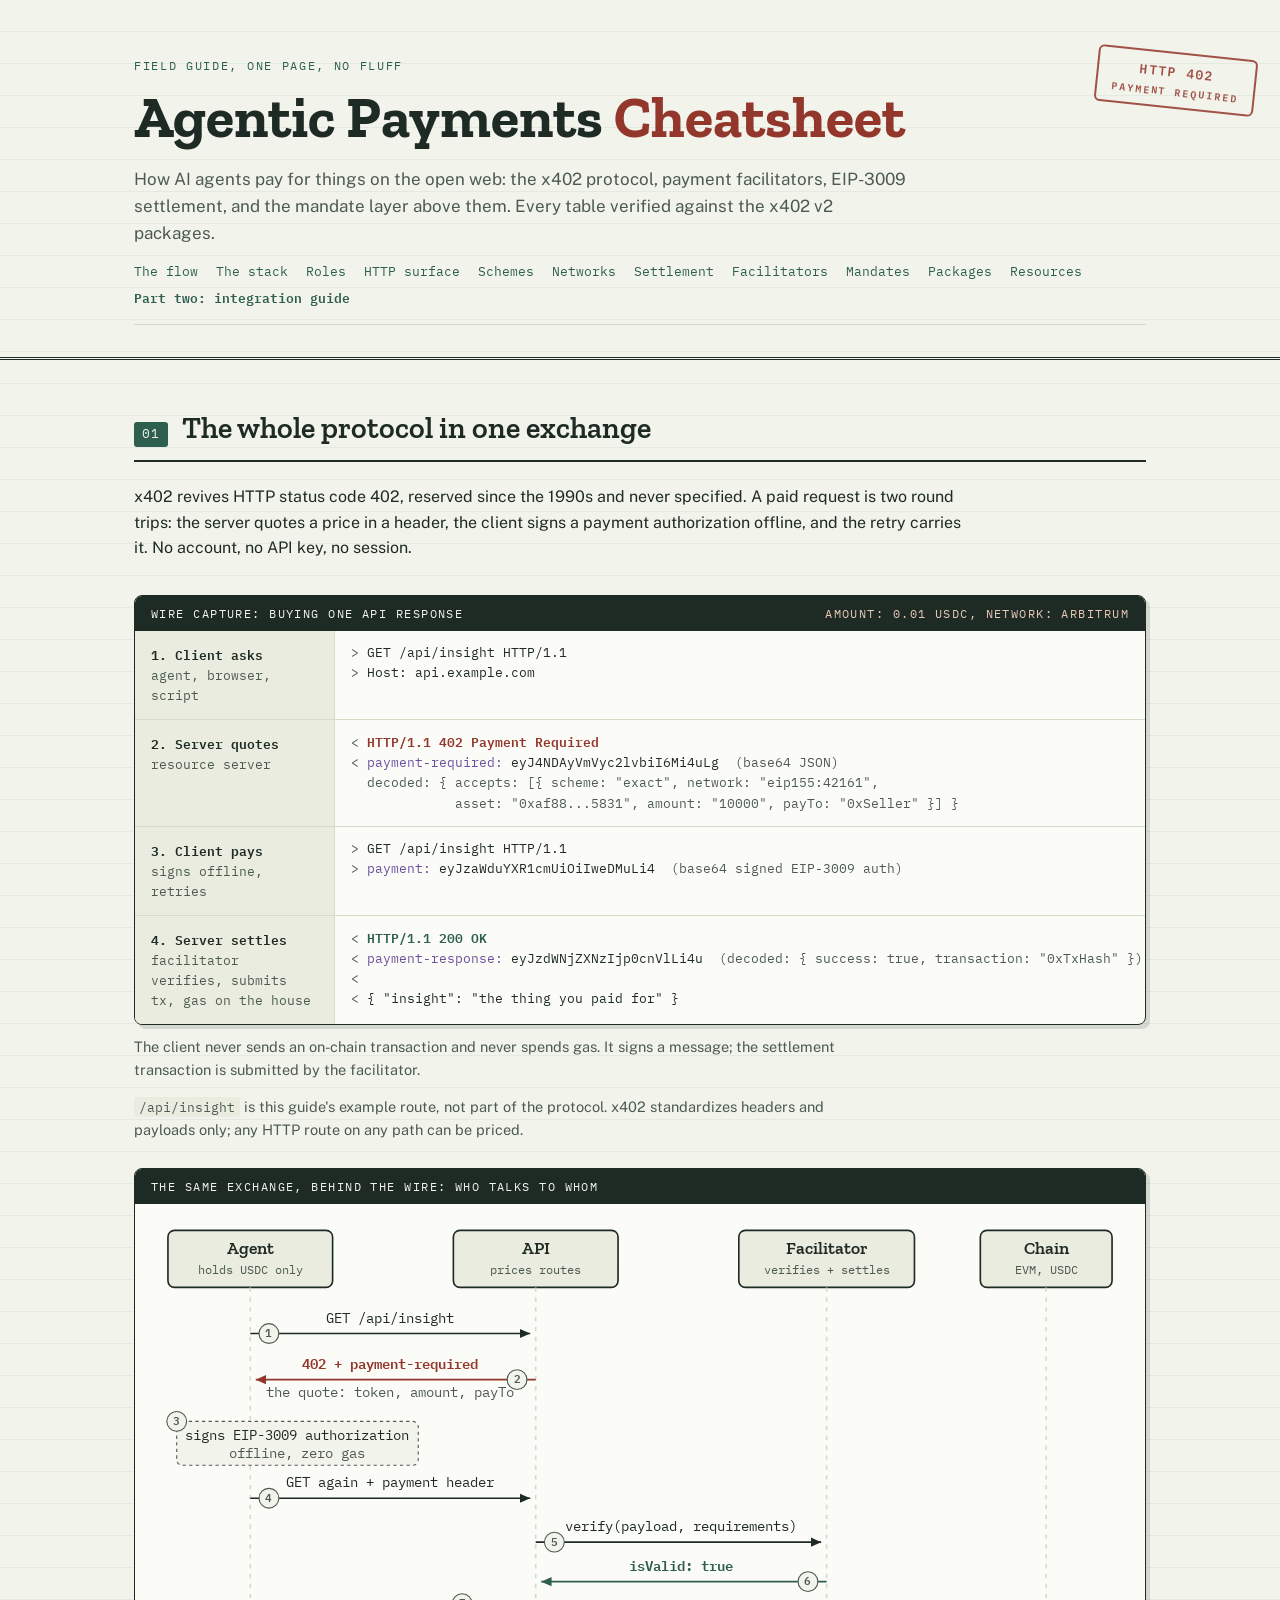
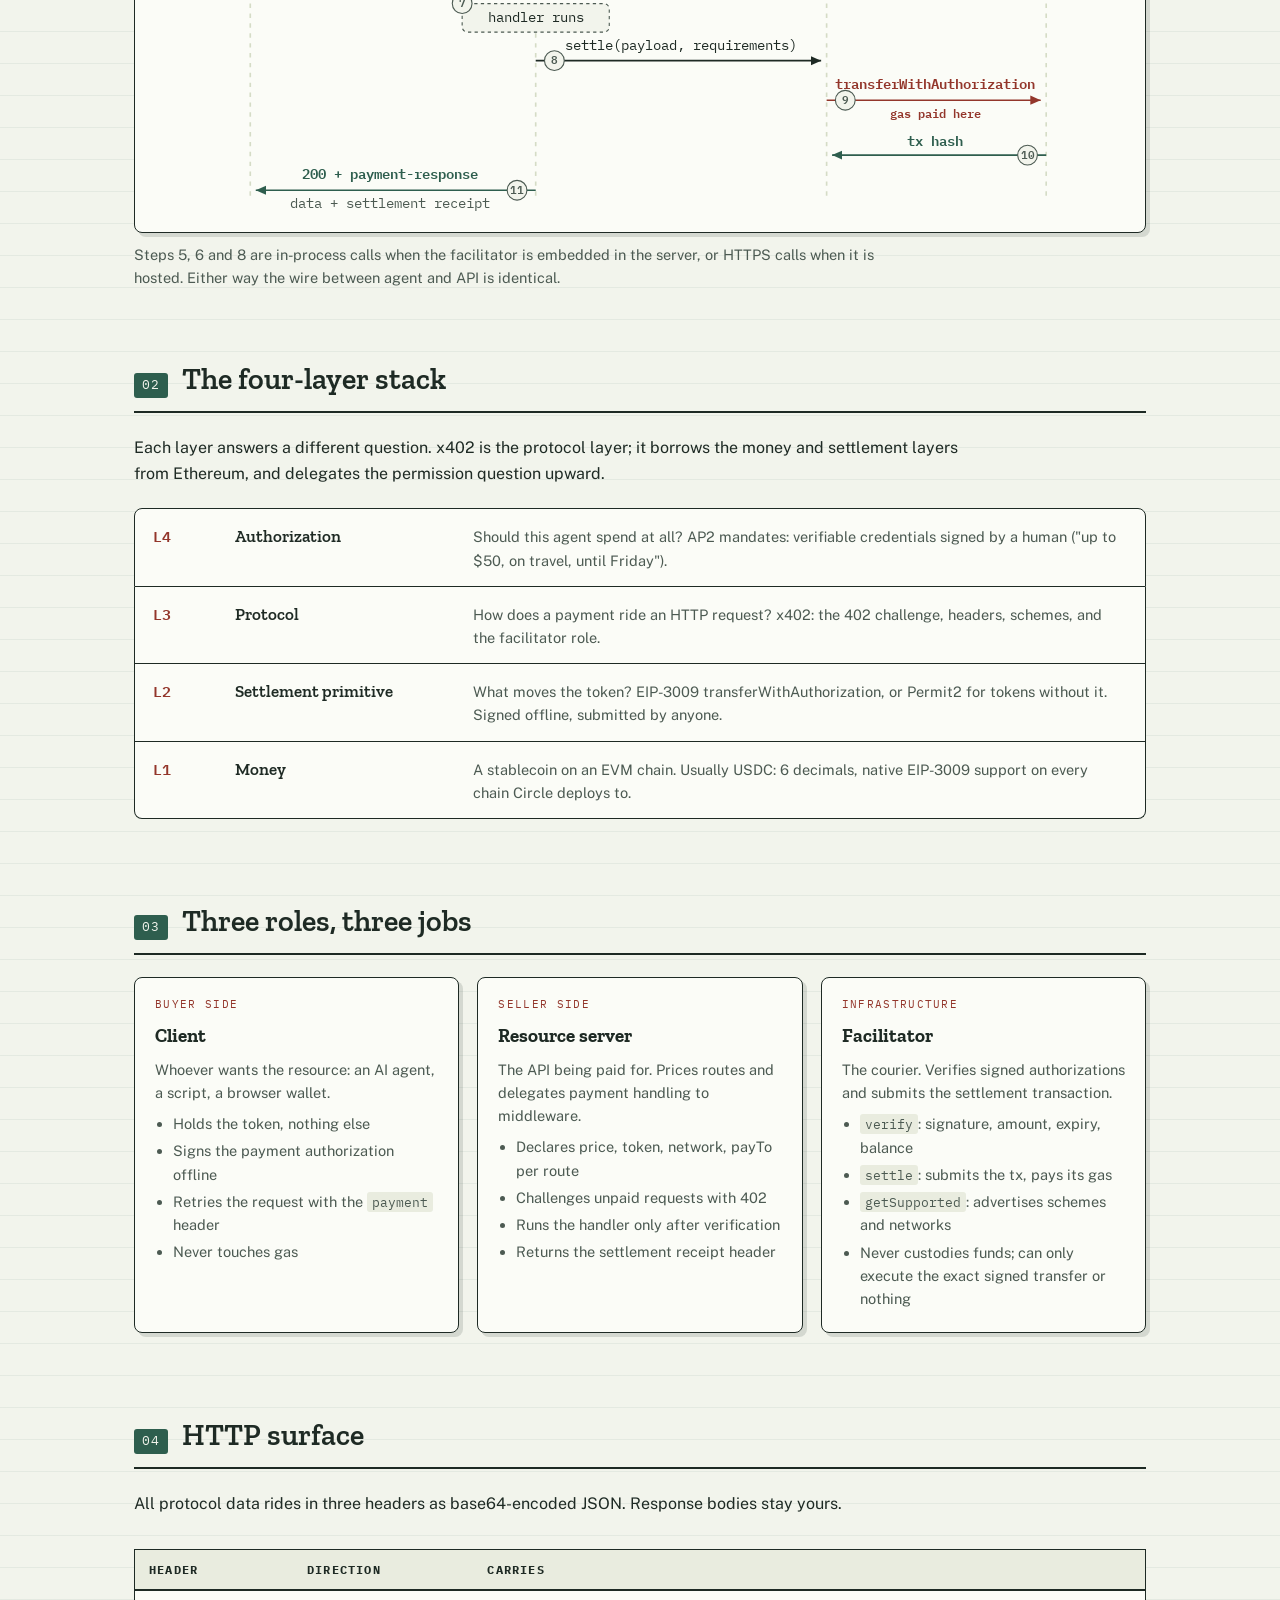
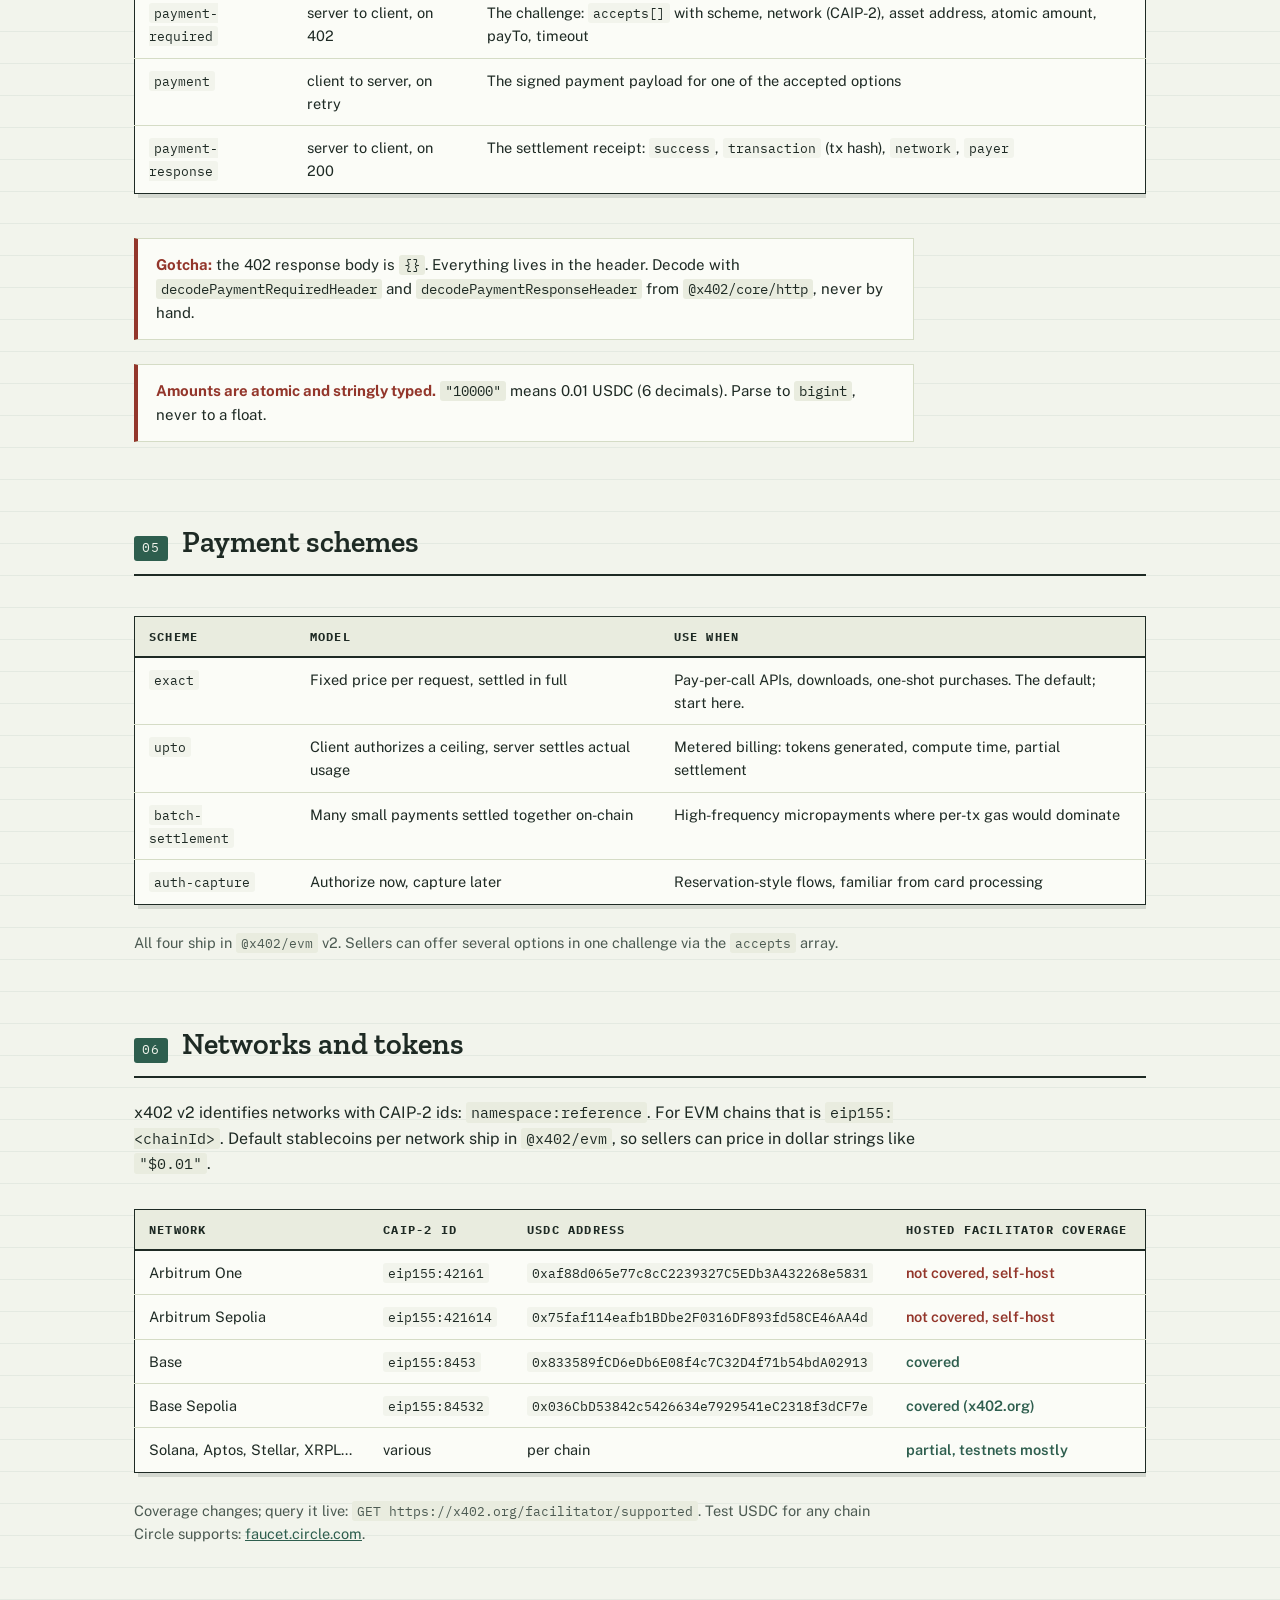
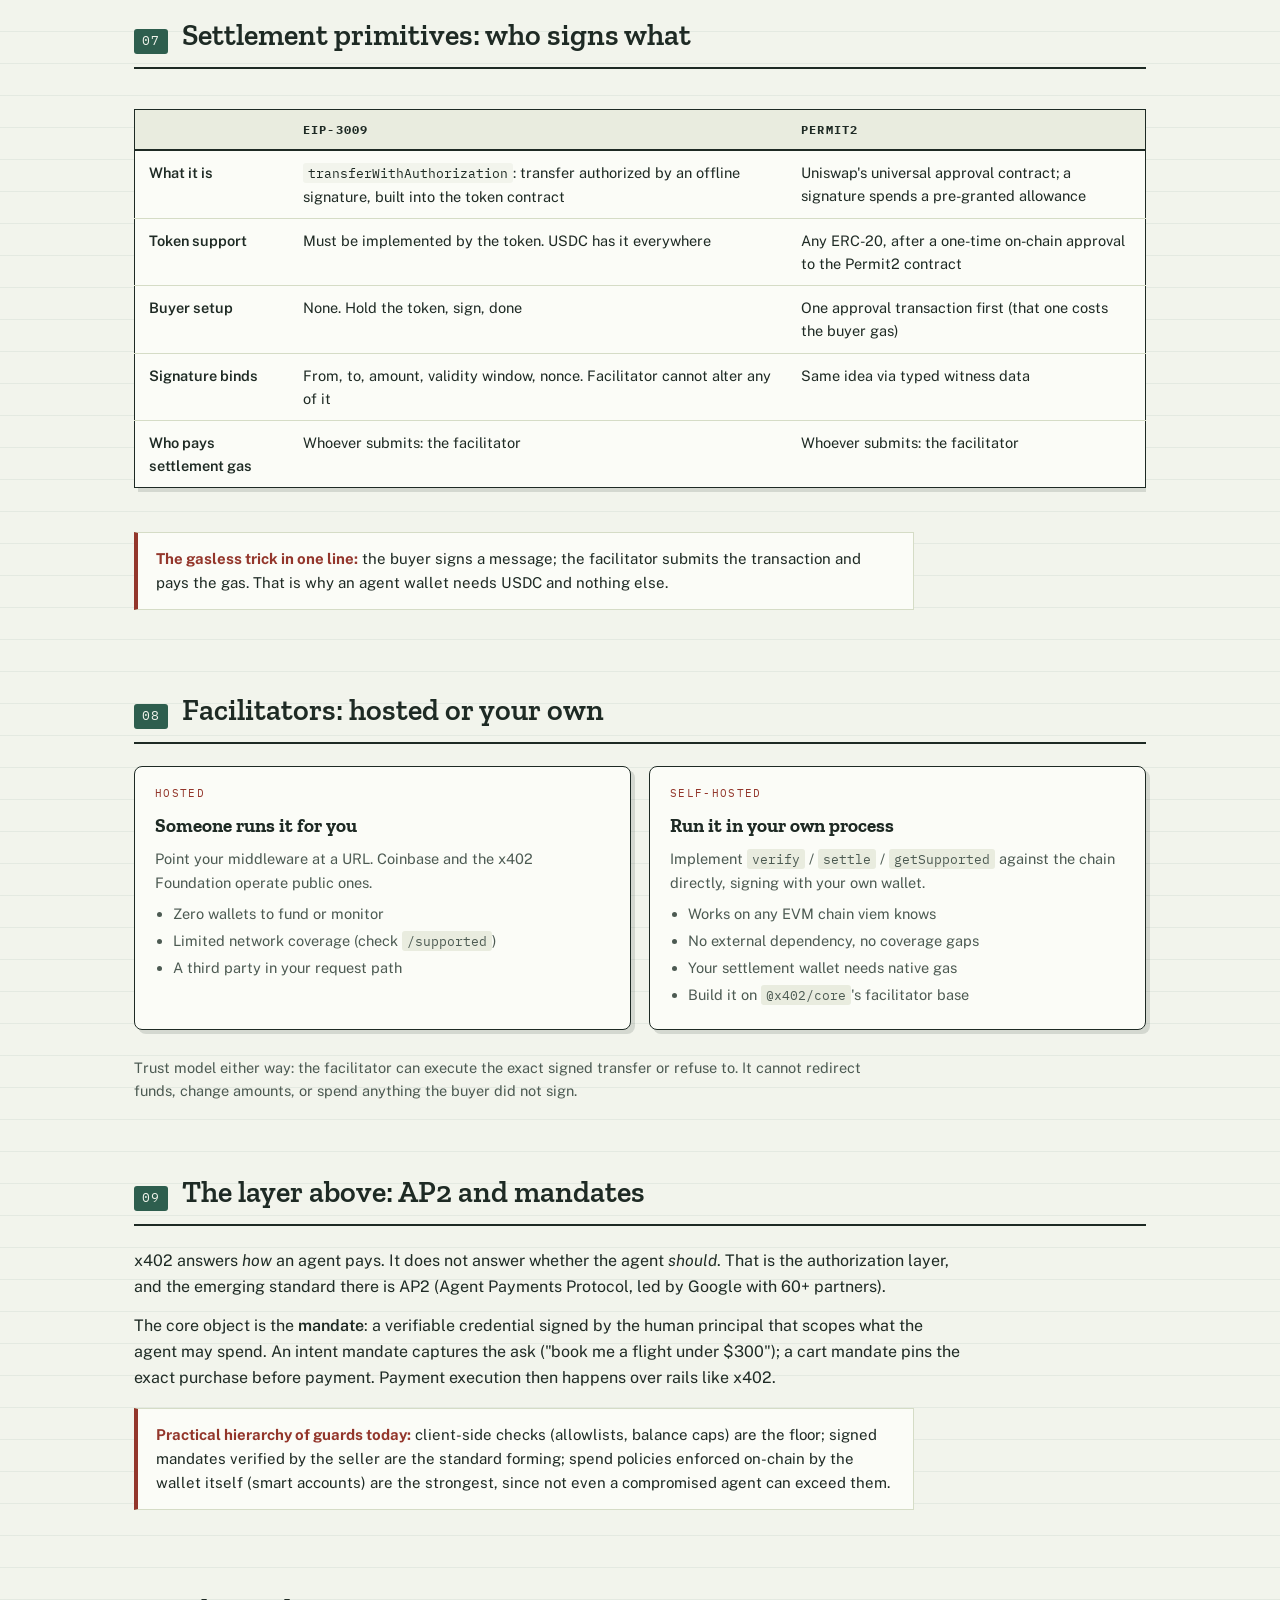
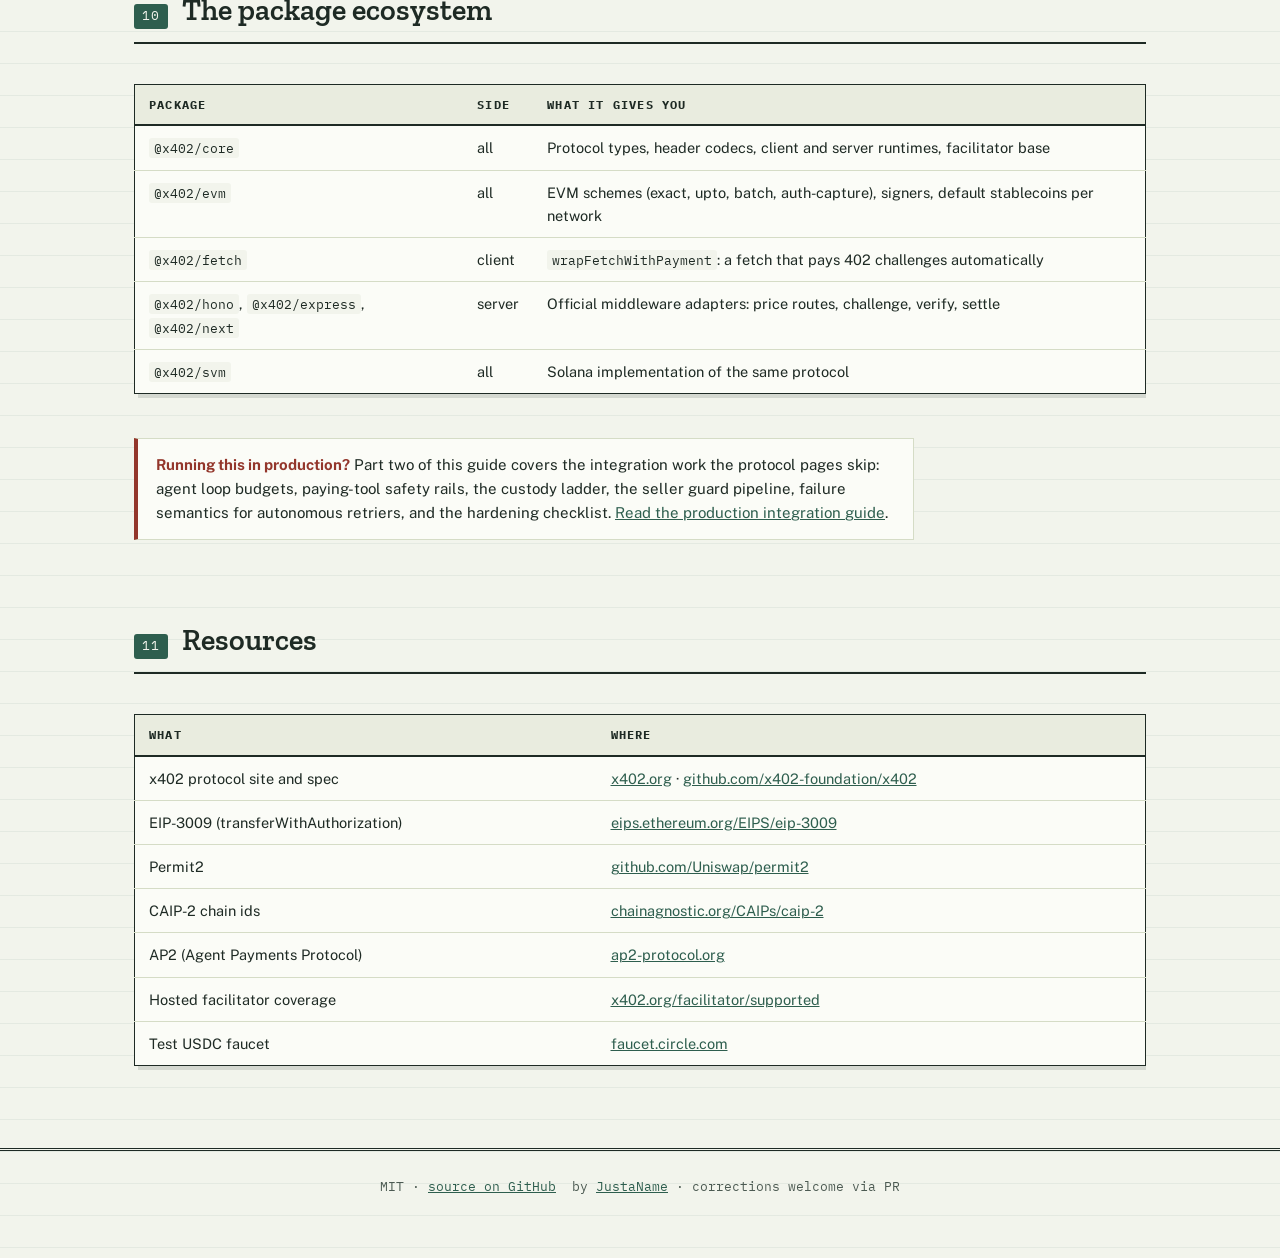
<file: index.html>
<!DOCTYPE html>
<html lang="en">
<head>
<meta charset="utf-8">
<meta name="viewport" content="width=device-width, initial-scale=1">
<title>Agentic Payments Cheatsheet: x402, facilitators, EIP-3009 and AP2</title>
<meta name="description" content="A one-page field guide to the AI agent payment stack: the x402 protocol, payment facilitators, EIP-3009 and Permit2 settlement, CAIP-2 networks, and AP2 mandates.">
<link rel="preconnect" href="https://fonts.googleapis.com">
<link rel="preconnect" href="https://fonts.gstatic.com" crossorigin>
<link href="https://fonts.googleapis.com/css2?family=Zilla+Slab:wght@500;600;700&family=Public+Sans:wght@400;500;600&family=IBM+Plex+Mono:wght@400;500;600&display=swap" rel="stylesheet">
<link rel="canonical" href="https://justaname-id.github.io/agentic-payments-cheatsheet/">
<meta name="robots" content="index, follow">
<meta name="author" content="JustaName">
<meta name="theme-color" content="#f2f4ec">
<meta property="og:type" content="article">
<meta property="og:site_name" content="Agentic Payments Cheatsheet">
<meta property="og:title" content="Agentic Payments Cheatsheet: x402, facilitators, EIP-3009 and AP2">
<meta property="og:description" content="A one-page field guide to the AI agent payment stack: the x402 protocol, payment facilitators, EIP-3009 and Permit2 settlement, CAIP-2 networks, and AP2 mandates.">
<meta property="og:url" content="https://justaname-id.github.io/agentic-payments-cheatsheet/">
<meta property="og:image" content="https://justaname-id.github.io/agentic-payments-cheatsheet/og-image.png">
<meta property="og:image:width" content="1200">
<meta property="og:image:height" content="630">
<meta property="og:locale" content="en_US">
<meta name="twitter:card" content="summary_large_image">
<meta name="twitter:title" content="Agentic Payments Cheatsheet: x402, facilitators, EIP-3009 and AP2">
<meta name="twitter:description" content="A one-page field guide to the AI agent payment stack: the x402 protocol, payment facilitators, EIP-3009 and Permit2 settlement, CAIP-2 networks, and AP2 mandates.">
<meta name="twitter:image" content="https://justaname-id.github.io/agentic-payments-cheatsheet/og-image.png">
<link rel="icon" href="favicon.svg" type="image/svg+xml">
<script type="application/ld+json">
{
  "@context": "https://schema.org",
  "@type": "TechArticle",
  "headline": "Agentic Payments Cheatsheet: x402, facilitators, EIP-3009 and AP2",
  "description": "A one-page field guide to the AI agent payment stack: the x402 protocol, payment facilitators, EIP-3009 and Permit2 settlement, CAIP-2 networks, and AP2 mandates.",
  "author": { "@type": "Organization", "name": "JustaName", "url": "https://github.com/JustaName-id" },
  "url": "https://justaname-id.github.io/agentic-payments-cheatsheet/",
  "image": "https://justaname-id.github.io/agentic-payments-cheatsheet/og-image.png",
  "license": "https://opensource.org/licenses/MIT",
  "keywords": "x402, agentic payments, EIP-3009, USDC, facilitator, AP2, AI agents, Arbitrum"
}
</script>
<link rel="stylesheet" href="style.css">
</head>
<body>

<header class="masthead">
  <div class="wrap">
    <p class="eyebrow">Field guide, one page, no fluff</p>
    <h1>Agentic Payments <em>Cheatsheet</em></h1>
    <p class="lede">How AI agents pay for things on the open web: the x402 protocol, payment facilitators, EIP-3009 settlement, and the mandate layer above them. Every table verified against the x402 v2 packages.</p>
    <div class="stamp">HTTP 402<small>Payment Required</small></div>
  </div>
  <div class="wrap">
    <nav class="toc" aria-label="Contents">
      <a href="#flow">The flow</a>
      <a href="#stack">The stack</a>
      <a href="#roles">Roles</a>
      <a href="#http">HTTP surface</a>
      <a href="#schemes">Schemes</a>
      <a href="#networks">Networks</a>
      <a href="#settlement">Settlement</a>
      <a href="#facilitators">Facilitators</a>
      <a href="#mandates">Mandates</a>
      <a href="#packages">Packages</a>
      <a href="#resources">Resources</a>
      <a href="integration.html"><strong>Part two: integration guide</strong></a>
    </nav>
  </div>
</header>

<section id="flow">
  <div class="wrap">
    <div class="entry-head"><span class="no">01</span><h2>The whole protocol in one exchange</h2></div>
    <p>x402 revives HTTP status code 402, reserved since the 1990s and never specified. A paid request is two round trips: the server quotes a price in a header, the client signs a payment authorization offline, and the retry carries it. No account, no API key, no session.</p>
    <div class="wire">
      <div class="wire-title"><span>wire capture: buying one API response</span><span class="amt">amount: 0.01 USDC, network: arbitrum</span></div>
      <ol>
        <li>
          <div class="who"><b>1. Client asks</b>agent, browser, script</div>
          <pre><span class="dim">&gt;</span> GET /api/insight HTTP/1.1
<span class="dim">&gt;</span> Host: api.example.com</pre>
        </li>
        <li>
          <div class="who"><b>2. Server quotes</b>resource server</div>
          <pre><span class="dim">&lt;</span> <span class="c402">HTTP/1.1 402 Payment Required</span>
<span class="dim">&lt;</span> <span class="hdr">payment-required:</span> eyJ4NDAyVmVyc2lvbiI6Mi4uLg  <span class="dim">(base64 JSON)</span>
  <span class="dim">decoded: { accepts: [{ scheme: "exact", network: "eip155:42161",
             asset: "0xaf88...5831", amount: "10000", payTo: "0xSeller" }] }</span></pre>
        </li>
        <li>
          <div class="who"><b>3. Client pays</b>signs offline, retries</div>
          <pre><span class="dim">&gt;</span> GET /api/insight HTTP/1.1
<span class="dim">&gt;</span> <span class="hdr">payment:</span> eyJzaWduYXR1cmUiOiIweDMuLi4  <span class="dim">(base64 signed EIP-3009 auth)</span></pre>
        </li>
        <li>
          <div class="who"><b>4. Server settles</b>facilitator verifies, submits tx, gas on the house</div>
          <pre><span class="dim">&lt;</span> <span class="c200">HTTP/1.1 200 OK</span>
<span class="dim">&lt;</span> <span class="hdr">payment-response:</span> eyJzdWNjZXNzIjp0cnVlLi4u  <span class="dim">(decoded: { success: true, transaction: "0xTxHash" })</span>
<span class="dim">&lt;</span>
<span class="dim">&lt;</span> { "insight": "the thing you paid for" }</pre>
        </li>
      </ol>
    </div>
    <p class="note">The client never sends an on-chain transaction and never spends gas. It signs a message; the settlement transaction is submitted by the facilitator.</p>
    <p class="note"><code>/api/insight</code> is this guide's example route, not part of the protocol. x402 standardizes headers and payloads only; any HTTP route on any path can be priced.</p>

    <div class="diagram">
      <div class="sq-title">the same exchange, behind the wire: who talks to whom</div>
      <svg viewBox="0 0 920 572" role="img" aria-labelledby="sq-t sq-d">
        <title id="sq-t">Sequence diagram of one x402 payment</title>
        <desc id="sq-d">The agent requests, the API answers 402 with a quote, the agent signs an EIP-3009 authorization offline and retries, the API asks the facilitator to verify, runs its handler, then the facilitator settles on chain paying the gas, and the API returns 200 with the receipt.</desc>
        <defs>
          <marker id="ah" viewBox="0 0 10 10" refX="9" refY="5" markerWidth="7" markerHeight="7" orient="auto-start-reverse">
            <path d="M 0 1 L 9 5 L 0 9 z" fill="context-stroke"></path>
          </marker>
        </defs>

        <!-- actors -->
        <g>
          <rect class="sq-actor-box" x="30" y="24" width="150" height="52" rx="6"></rect>
          <text class="sq-actor" x="105" y="46" text-anchor="middle">Agent</text>
          <text class="sq-sub" x="105" y="64" text-anchor="middle">holds USDC only</text>

          <rect class="sq-actor-box" x="290" y="24" width="150" height="52" rx="6"></rect>
          <text class="sq-actor" x="365" y="46" text-anchor="middle">API</text>
          <text class="sq-sub" x="365" y="64" text-anchor="middle">prices routes</text>

          <rect class="sq-actor-box" x="550" y="24" width="160" height="52" rx="6"></rect>
          <text class="sq-actor" x="630" y="46" text-anchor="middle">Facilitator</text>
          <text class="sq-sub" x="630" y="64" text-anchor="middle">verifies + settles</text>

          <rect class="sq-actor-box" x="770" y="24" width="120" height="52" rx="6"></rect>
          <text class="sq-actor" x="830" y="46" text-anchor="middle">Chain</text>
          <text class="sq-sub" x="830" y="64" text-anchor="middle">EVM, USDC</text>
        </g>

        <!-- lifelines -->
        <line class="sq-life" x1="105" y1="76" x2="105" y2="542"></line>
        <line class="sq-life" x1="365" y1="76" x2="365" y2="542"></line>
        <line class="sq-life" x1="630" y1="76" x2="630" y2="542"></line>
        <line class="sq-life" x1="830" y1="76" x2="830" y2="542"></line>

        <!-- 1 request -->
        <line class="sq-arrow" x1="105" y1="118" x2="360" y2="118" marker-end="url(#ah)"></line>
        <text class="sq-msg" x="232" y="108" text-anchor="middle">GET /api/insight</text>
        <circle class="sq-num-box" cx="122" cy="118" r="9"></circle>
        <text class="sq-num" x="122" y="118" text-anchor="middle" dy=".32em">1</text>

        <!-- 2 quote -->
        <line class="sq-arrow pay" x1="365" y1="160" x2="110" y2="160" marker-end="url(#ah)"></line>
        <text class="sq-msg pay" x="232" y="150" text-anchor="middle">402 + payment-required</text>
        <text class="sq-msg dim" x="232" y="176" text-anchor="middle">the quote: token, amount, payTo</text>
        <circle class="sq-num-box" cx="348" cy="160" r="9"></circle>
        <text class="sq-num" x="348" y="160" text-anchor="middle" dy=".32em">2</text>

        <!-- 3 offline signature (self note) -->
        <rect class="sq-note-box" x="38" y="198" width="220" height="40" rx="5"></rect>
        <text class="sq-msg" x="148" y="215" text-anchor="middle">signs EIP-3009 authorization</text>
        <text class="sq-msg dim" x="148" y="231" text-anchor="middle">offline, zero gas</text>
        <circle class="sq-num-box" cx="38" cy="198" r="9"></circle>
        <text class="sq-num" x="38" y="198" text-anchor="middle" dy=".32em">3</text>

        <!-- 4 retry -->
        <line class="sq-arrow" x1="105" y1="268" x2="360" y2="268" marker-end="url(#ah)"></line>
        <text class="sq-msg" x="232" y="258" text-anchor="middle">GET again + payment header</text>
        <circle class="sq-num-box" cx="122" cy="268" r="9"></circle>
        <text class="sq-num" x="122" y="268" text-anchor="middle" dy=".32em">4</text>

        <!-- 5 verify -->
        <line class="sq-arrow" x1="365" y1="308" x2="625" y2="308" marker-end="url(#ah)"></line>
        <text class="sq-msg" x="497" y="298" text-anchor="middle">verify(payload, requirements)</text>
        <circle class="sq-num-box" cx="382" cy="308" r="9"></circle>
        <text class="sq-num" x="382" y="308" text-anchor="middle" dy=".32em">5</text>

        <!-- 6 valid -->
        <line class="sq-arrow ok" x1="630" y1="344" x2="370" y2="344" marker-end="url(#ah)"></line>
        <text class="sq-msg ok" x="497" y="334" text-anchor="middle">isValid: true</text>
        <circle class="sq-num-box" cx="613" cy="344" r="9"></circle>
        <text class="sq-num" x="613" y="344" text-anchor="middle" dy=".32em">6</text>

        <!-- 7 handler (self note) -->
        <rect class="sq-note-box" x="298" y="364" width="134" height="26" rx="5"></rect>
        <text class="sq-msg" x="365" y="381" text-anchor="middle">handler runs</text>
        <circle class="sq-num-box" cx="298" cy="364" r="9"></circle>
        <text class="sq-num" x="298" y="364" text-anchor="middle" dy=".32em">7</text>

        <!-- 8 settle -->
        <line class="sq-arrow" x1="365" y1="416" x2="625" y2="416" marker-end="url(#ah)"></line>
        <text class="sq-msg" x="497" y="406" text-anchor="middle">settle(payload, requirements)</text>
        <circle class="sq-num-box" cx="382" cy="416" r="9"></circle>
        <text class="sq-num" x="382" y="416" text-anchor="middle" dy=".32em">8</text>

        <!-- 9 on-chain tx -->
        <line class="sq-arrow pay" x1="630" y1="452" x2="825" y2="452" marker-end="url(#ah)"></line>
        <text class="sq-msg pay" x="729" y="442" text-anchor="middle">transferWithAuthorization</text>
        <text class="sq-gas" x="729" y="468" text-anchor="middle">gas paid here</text>
        <circle class="sq-num-box" cx="647" cy="452" r="9"></circle>
        <text class="sq-num" x="647" y="452" text-anchor="middle" dy=".32em">9</text>

        <!-- 10 tx hash back -->
        <line class="sq-arrow ok" x1="830" y1="502" x2="635" y2="502" marker-end="url(#ah)"></line>
        <text class="sq-msg ok" x="729" y="494" text-anchor="middle">tx hash</text>
        <circle class="sq-num-box" cx="813" cy="502" r="9"></circle>
        <text class="sq-num" x="813" y="502" text-anchor="middle" dy=".32em">10</text>

        <!-- 11 receipt -->
        <line class="sq-arrow ok" x1="365" y1="534" x2="110" y2="534" marker-end="url(#ah)"></line>
        <text class="sq-msg ok" x="232" y="524" text-anchor="middle">200 + payment-response</text>
        <text class="sq-msg dim" x="232" y="550" text-anchor="middle">data + settlement receipt</text>
        <circle class="sq-num-box" cx="348" cy="534" r="9"></circle>
        <text class="sq-num" x="348" y="534" text-anchor="middle" dy=".32em">11</text>
      </svg>
    </div>
    <p class="note">Steps 5, 6 and 8 are in-process calls when the facilitator is embedded in the server, or HTTPS calls when it is hosted. Either way the wire between agent and API is identical.</p>
  </div>
</section>

<section id="stack">
  <div class="wrap">
    <div class="entry-head"><span class="no">02</span><h2>The four-layer stack</h2></div>
    <p>Each layer answers a different question. x402 is the protocol layer; it borrows the money and settlement layers from Ethereum, and delegates the permission question upward.</p>
    <div class="layers">
      <div class="layer"><span class="lno">L4</span><span class="lname">Authorization</span><span class="ldesc">Should this agent spend at all? AP2 mandates: verifiable credentials signed by a human ("up to $50, on travel, until Friday").</span></div>
      <div class="layer"><span class="lno">L3</span><span class="lname">Protocol</span><span class="ldesc">How does a payment ride an HTTP request? x402: the 402 challenge, headers, schemes, and the facilitator role.</span></div>
      <div class="layer"><span class="lno">L2</span><span class="lname">Settlement primitive</span><span class="ldesc">What moves the token? EIP-3009 transferWithAuthorization, or Permit2 for tokens without it. Signed offline, submitted by anyone.</span></div>
      <div class="layer"><span class="lno">L1</span><span class="lname">Money</span><span class="ldesc">A stablecoin on an EVM chain. Usually USDC: 6 decimals, native EIP-3009 support on every chain Circle deploys to.</span></div>
    </div>
  </div>
</section>

<section id="roles">
  <div class="wrap">
    <div class="entry-head"><span class="no">03</span><h2>Three roles, three jobs</h2></div>
    <div class="cards">
      <div class="card">
        <span class="tag">Buyer side</span>
        <h3>Client</h3>
        <p>Whoever wants the resource: an AI agent, a script, a browser wallet.</p>
        <ul>
          <li>Holds the token, nothing else</li>
          <li>Signs the payment authorization offline</li>
          <li>Retries the request with the <code>payment</code> header</li>
          <li>Never touches gas</li>
        </ul>
      </div>
      <div class="card">
        <span class="tag">Seller side</span>
        <h3>Resource server</h3>
        <p>The API being paid for. Prices routes and delegates payment handling to middleware.</p>
        <ul>
          <li>Declares price, token, network, payTo per route</li>
          <li>Challenges unpaid requests with 402</li>
          <li>Runs the handler only after verification</li>
          <li>Returns the settlement receipt header</li>
        </ul>
      </div>
      <div class="card">
        <span class="tag">Infrastructure</span>
        <h3>Facilitator</h3>
        <p>The courier. Verifies signed authorizations and submits the settlement transaction.</p>
        <ul>
          <li><code>verify</code>: signature, amount, expiry, balance</li>
          <li><code>settle</code>: submits the tx, pays its gas</li>
          <li><code>getSupported</code>: advertises schemes and networks</li>
          <li>Never custodies funds; can only execute the exact signed transfer or nothing</li>
        </ul>
      </div>
    </div>
  </div>
</section>

<section id="http">
  <div class="wrap">
    <div class="entry-head"><span class="no">04</span><h2>HTTP surface</h2></div>
    <p>All protocol data rides in three headers as base64-encoded JSON. Response bodies stay yours.</p>
    <div class="table-scroll"><table>
      <thead><tr><th>Header</th><th>Direction</th><th>Carries</th></tr></thead>
      <tbody>
        <tr><td><code>payment-required</code></td><td>server to client, on 402</td><td>The challenge: <code>accepts[]</code> with scheme, network (CAIP-2), asset address, atomic amount, payTo, timeout</td></tr>
        <tr><td><code>payment</code></td><td>client to server, on retry</td><td>The signed payment payload for one of the accepted options</td></tr>
        <tr><td><code>payment-response</code></td><td>server to client, on 200</td><td>The settlement receipt: <code>success</code>, <code>transaction</code> (tx hash), <code>network</code>, <code>payer</code></td></tr>
      </tbody>
    </table></div>
    <div class="callout"><b>Gotcha:</b> the 402 response body is <code>{}</code>. Everything lives in the header. Decode with <code>decodePaymentRequiredHeader</code> and <code>decodePaymentResponseHeader</code> from <code>@x402/core/http</code>, never by hand.</div>
    <div class="callout"><b>Amounts are atomic and stringly typed.</b> <code>"10000"</code> means 0.01 USDC (6 decimals). Parse to <code>bigint</code>, never to a float.</div>
  </div>
</section>

<section id="schemes">
  <div class="wrap">
    <div class="entry-head"><span class="no">05</span><h2>Payment schemes</h2></div>
    <div class="table-scroll"><table>
      <thead><tr><th>Scheme</th><th>Model</th><th>Use when</th></tr></thead>
      <tbody>
        <tr><td><code>exact</code></td><td>Fixed price per request, settled in full</td><td>Pay-per-call APIs, downloads, one-shot purchases. The default; start here.</td></tr>
        <tr><td><code>upto</code></td><td>Client authorizes a ceiling, server settles actual usage</td><td>Metered billing: tokens generated, compute time, partial settlement</td></tr>
        <tr><td><code>batch-settlement</code></td><td>Many small payments settled together on-chain</td><td>High-frequency micropayments where per-tx gas would dominate</td></tr>
        <tr><td><code>auth-capture</code></td><td>Authorize now, capture later</td><td>Reservation-style flows, familiar from card processing</td></tr>
      </tbody>
    </table></div>
    <p class="note">All four ship in <code>@x402/evm</code> v2. Sellers can offer several options in one challenge via the <code>accepts</code> array.</p>
  </div>
</section>

<section id="networks">
  <div class="wrap">
    <div class="entry-head"><span class="no">06</span><h2>Networks and tokens</h2></div>
    <p>x402 v2 identifies networks with CAIP-2 ids: <code>namespace:reference</code>. For EVM chains that is <code>eip155:&lt;chainId&gt;</code>. Default stablecoins per network ship in <code>@x402/evm</code>, so sellers can price in dollar strings like <code>"$0.01"</code>.</p>
    <div class="table-scroll"><table>
      <thead><tr><th>Network</th><th>CAIP-2 id</th><th>USDC address</th><th>Hosted facilitator coverage</th></tr></thead>
      <tbody>
        <tr><td>Arbitrum One</td><td><code>eip155:42161</code></td><td><code>0xaf88d065e77c8cC2239327C5EDb3A432268e5831</code></td><td class="cross">not covered, self-host</td></tr>
        <tr><td>Arbitrum Sepolia</td><td><code>eip155:421614</code></td><td><code>0x75faf114eafb1BDbe2F0316DF893fd58CE46AA4d</code></td><td class="cross">not covered, self-host</td></tr>
        <tr><td>Base</td><td><code>eip155:8453</code></td><td><code>0x833589fCD6eDb6E08f4c7C32D4f71b54bdA02913</code></td><td class="tick">covered</td></tr>
        <tr><td>Base Sepolia</td><td><code>eip155:84532</code></td><td><code>0x036CbD53842c5426634e7929541eC2318f3dCF7e</code></td><td class="tick">covered (x402.org)</td></tr>
        <tr><td>Solana, Aptos, Stellar, XRPL...</td><td>various</td><td>per chain</td><td class="tick">partial, testnets mostly</td></tr>
      </tbody>
    </table></div>
    <p class="note">Coverage changes; query it live: <code>GET https://x402.org/facilitator/supported</code>. Test USDC for any chain Circle supports: <a href="https://faucet.circle.com">faucet.circle.com</a>.</p>
  </div>
</section>

<section id="settlement">
  <div class="wrap">
    <div class="entry-head"><span class="no">07</span><h2>Settlement primitives: who signs what</h2></div>
    <div class="table-scroll"><table>
      <thead><tr><th></th><th>EIP-3009</th><th>Permit2</th></tr></thead>
      <tbody>
        <tr><td><strong>What it is</strong></td><td><code>transferWithAuthorization</code>: transfer authorized by an offline signature, built into the token contract</td><td>Uniswap's universal approval contract; a signature spends a pre-granted allowance</td></tr>
        <tr><td><strong>Token support</strong></td><td>Must be implemented by the token. USDC has it everywhere</td><td>Any ERC-20, after a one-time on-chain approval to the Permit2 contract</td></tr>
        <tr><td><strong>Buyer setup</strong></td><td>None. Hold the token, sign, done</td><td>One approval transaction first (that one costs the buyer gas)</td></tr>
        <tr><td><strong>Signature binds</strong></td><td>From, to, amount, validity window, nonce. Facilitator cannot alter any of it</td><td>Same idea via typed witness data</td></tr>
        <tr><td><strong>Who pays settlement gas</strong></td><td>Whoever submits: the facilitator</td><td>Whoever submits: the facilitator</td></tr>
      </tbody>
    </table></div>
    <div class="callout"><b>The gasless trick in one line:</b> the buyer signs a message; the facilitator submits the transaction and pays the gas. That is why an agent wallet needs USDC and nothing else.</div>
  </div>
</section>

<section id="facilitators">
  <div class="wrap">
    <div class="entry-head"><span class="no">08</span><h2>Facilitators: hosted or your own</h2></div>
    <div class="cards">
      <div class="card">
        <span class="tag">Hosted</span>
        <h3>Someone runs it for you</h3>
        <p>Point your middleware at a URL. Coinbase and the x402 Foundation operate public ones.</p>
        <ul>
          <li>Zero wallets to fund or monitor</li>
          <li>Limited network coverage (check <code>/supported</code>)</li>
          <li>A third party in your request path</li>
        </ul>
      </div>
      <div class="card">
        <span class="tag">Self-hosted</span>
        <h3>Run it in your own process</h3>
        <p>Implement <code>verify</code> / <code>settle</code> / <code>getSupported</code> against the chain directly, signing with your own wallet.</p>
        <ul>
          <li>Works on any EVM chain viem knows</li>
          <li>No external dependency, no coverage gaps</li>
          <li>Your settlement wallet needs native gas</li>
          <li>Build it on <code>@x402/core</code>'s facilitator base</li>
        </ul>
      </div>
    </div>
    <p class="note">Trust model either way: the facilitator can execute the exact signed transfer or refuse to. It cannot redirect funds, change amounts, or spend anything the buyer did not sign.</p>
  </div>
</section>

<section id="mandates">
  <div class="wrap">
    <div class="entry-head"><span class="no">09</span><h2>The layer above: AP2 and mandates</h2></div>
    <p>x402 answers <em>how</em> an agent pays. It does not answer whether the agent <em>should</em>. That is the authorization layer, and the emerging standard there is AP2 (Agent Payments Protocol, led by Google with 60+ partners).</p>
    <p>The core object is the <strong>mandate</strong>: a verifiable credential signed by the human principal that scopes what the agent may spend. An intent mandate captures the ask ("book me a flight under $300"); a cart mandate pins the exact purchase before payment. Payment execution then happens over rails like x402.</p>
    <div class="callout"><b>Practical hierarchy of guards today:</b> client-side checks (allowlists, balance caps) are the floor; signed mandates verified by the seller are the standard forming; spend policies enforced on-chain by the wallet itself (smart accounts) are the strongest, since not even a compromised agent can exceed them.</div>
  </div>
</section>

<section id="packages">
  <div class="wrap">
    <div class="entry-head"><span class="no">10</span><h2>The package ecosystem</h2></div>
    <div class="table-scroll"><table>
      <thead><tr><th>Package</th><th>Side</th><th>What it gives you</th></tr></thead>
      <tbody>
        <tr><td><code>@x402/core</code></td><td>all</td><td>Protocol types, header codecs, client and server runtimes, facilitator base</td></tr>
        <tr><td><code>@x402/evm</code></td><td>all</td><td>EVM schemes (exact, upto, batch, auth-capture), signers, default stablecoins per network</td></tr>
        <tr><td><code>@x402/fetch</code></td><td>client</td><td><code>wrapFetchWithPayment</code>: a fetch that pays 402 challenges automatically</td></tr>
        <tr><td><code>@x402/hono</code>, <code>@x402/express</code>, <code>@x402/next</code></td><td>server</td><td>Official middleware adapters: price routes, challenge, verify, settle</td></tr>
        <tr><td><code>@x402/svm</code></td><td>all</td><td>Solana implementation of the same protocol</td></tr>
      </tbody>
    </table></div>
    <div class="callout"><b>Running this in production?</b> Part two of this guide covers the integration work the protocol pages skip: agent loop budgets, paying-tool safety rails, the custody ladder, the seller guard pipeline, failure semantics for autonomous retriers, and the hardening checklist. <a href="integration.html">Read the production integration guide</a>.</div>
  </div>
</section>

<section id="resources">
  <div class="wrap">
    <div class="entry-head"><span class="no">11</span><h2>Resources</h2></div>
    <div class="table-scroll"><table>
      <thead><tr><th>What</th><th>Where</th></tr></thead>
      <tbody>
        <tr><td>x402 protocol site and spec</td><td><a href="https://x402.org">x402.org</a> · <a href="https://github.com/x402-foundation/x402">github.com/x402-foundation/x402</a></td></tr>
        <tr><td>EIP-3009 (transferWithAuthorization)</td><td><a href="https://eips.ethereum.org/EIPS/eip-3009">eips.ethereum.org/EIPS/eip-3009</a></td></tr>
        <tr><td>Permit2</td><td><a href="https://github.com/Uniswap/permit2">github.com/Uniswap/permit2</a></td></tr>
        <tr><td>CAIP-2 chain ids</td><td><a href="https://chainagnostic.org/CAIPs/caip-2">chainagnostic.org/CAIPs/caip-2</a></td></tr>
        <tr><td>AP2 (Agent Payments Protocol)</td><td><a href="https://ap2-protocol.org">ap2-protocol.org</a></td></tr>
        <tr><td>Hosted facilitator coverage</td><td><a href="https://x402.org/facilitator/supported">x402.org/facilitator/supported</a></td></tr>
        <tr><td>Test USDC faucet</td><td><a href="https://faucet.circle.com">faucet.circle.com</a></td></tr>
      </tbody>
    </table></div>
  </div>
</section>

<footer>
  <div class="wrap" style="display:flex; justify-content:space-between; gap:16px; flex-wrap:wrap;">
    <span>MIT · <a href="https://github.com/JustaName-id/agentic-payments-cheatsheet">source on GitHub</a></span>
    <span>by <a href="https://github.com/JustaName-id">JustaName</a> · corrections welcome via PR</span>
  </div>
</footer>

</body>
</html>
</file>
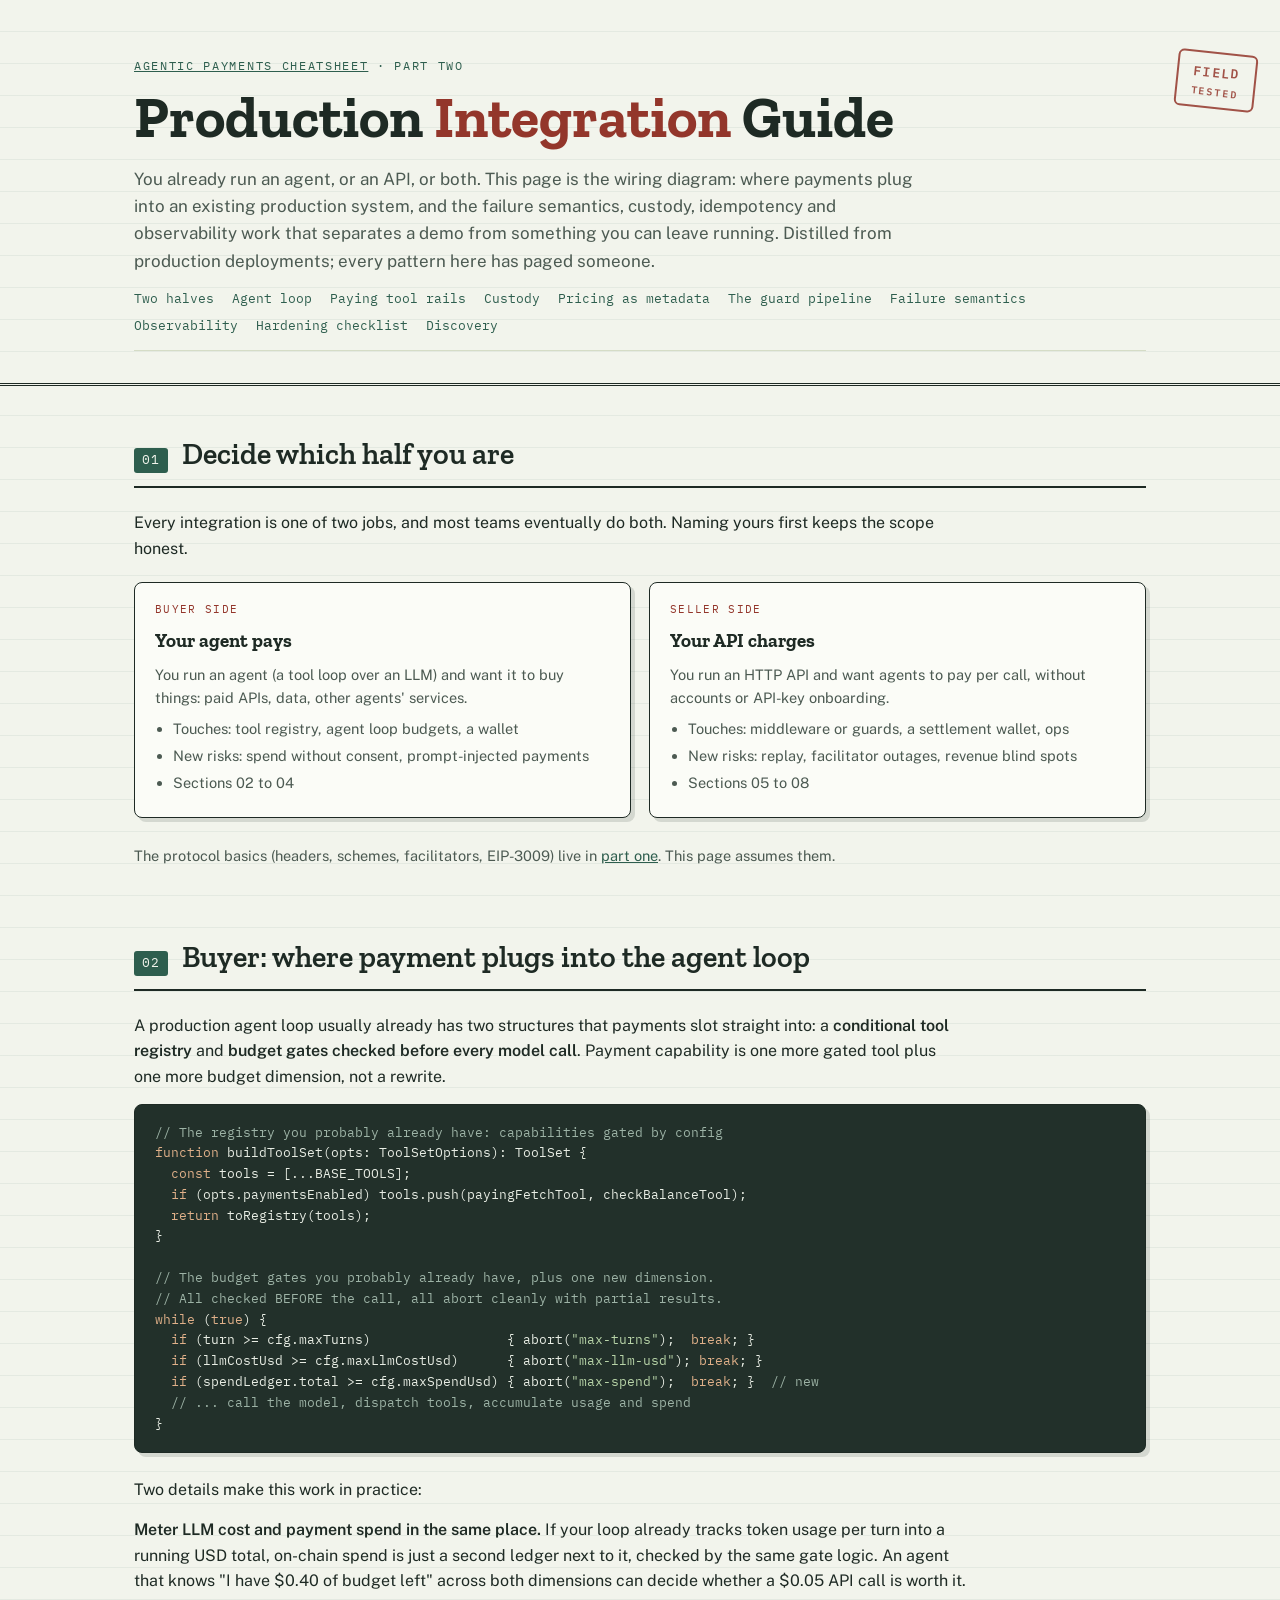
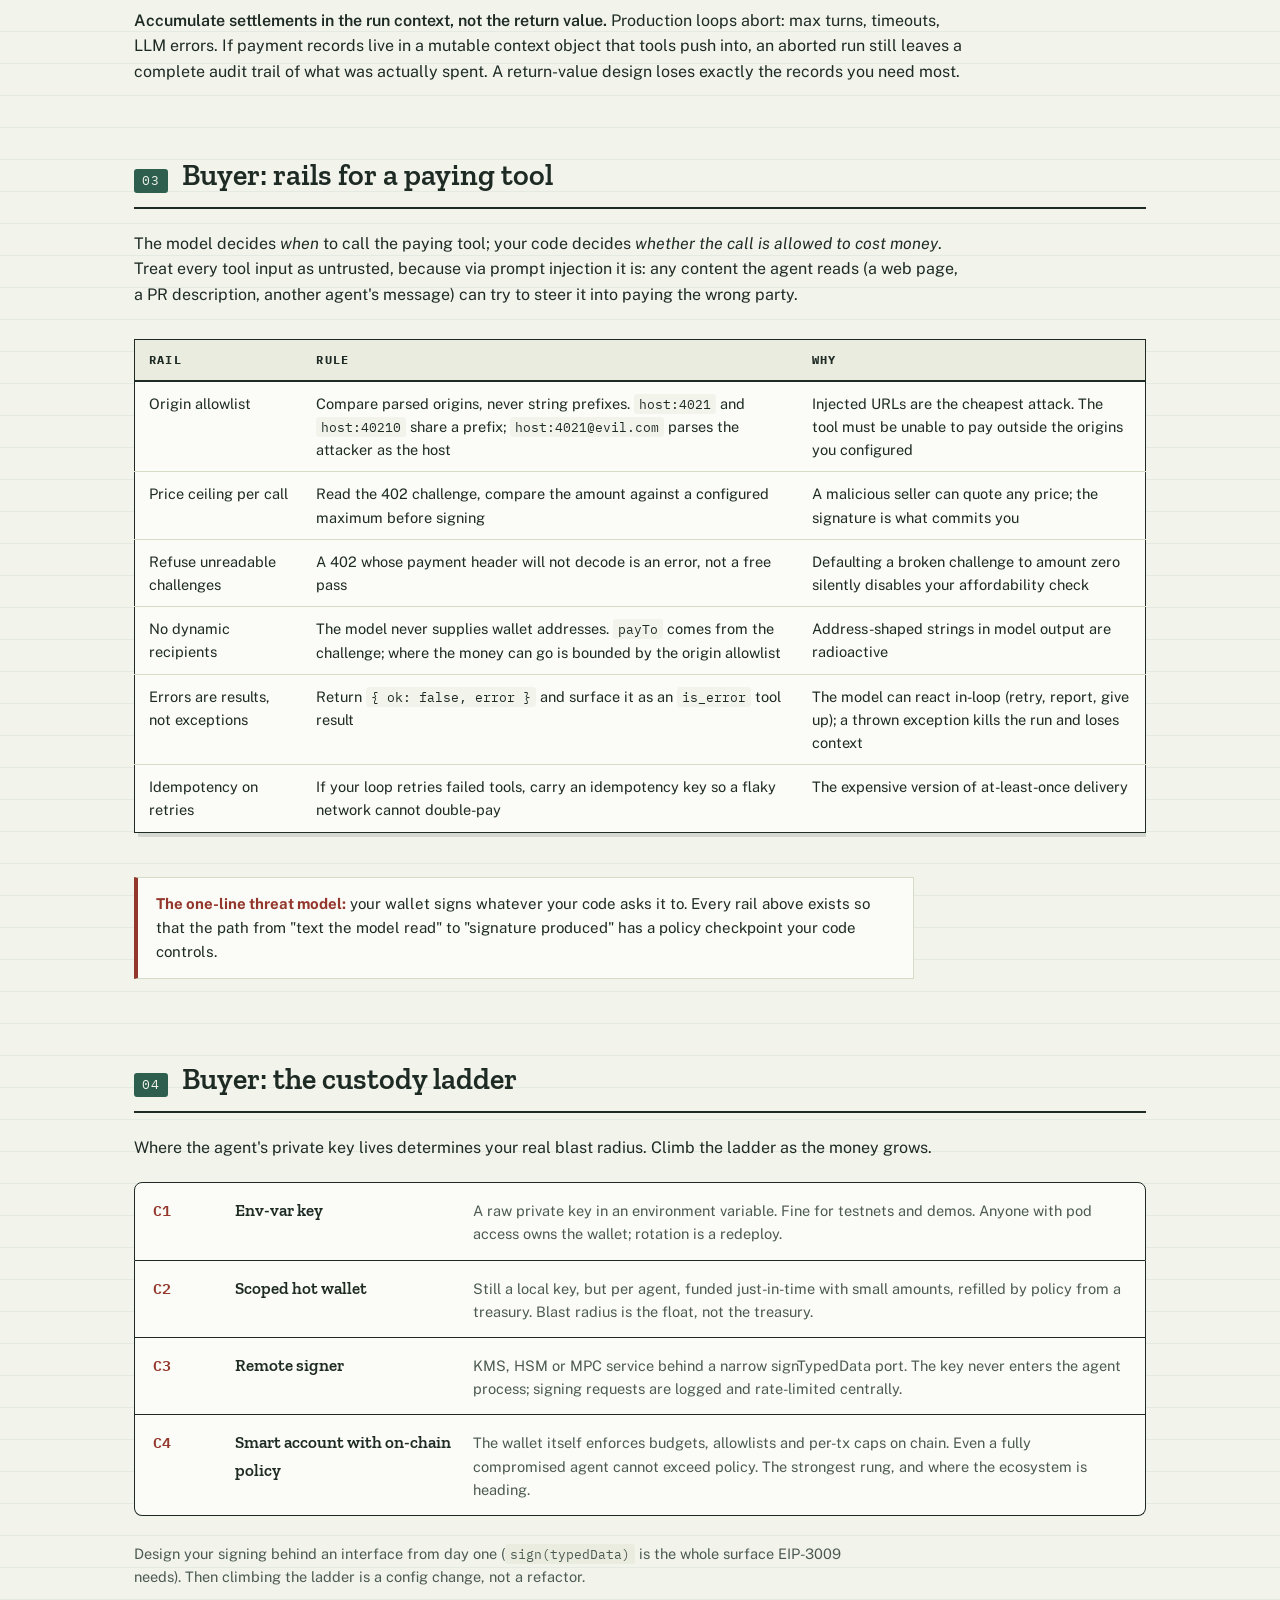
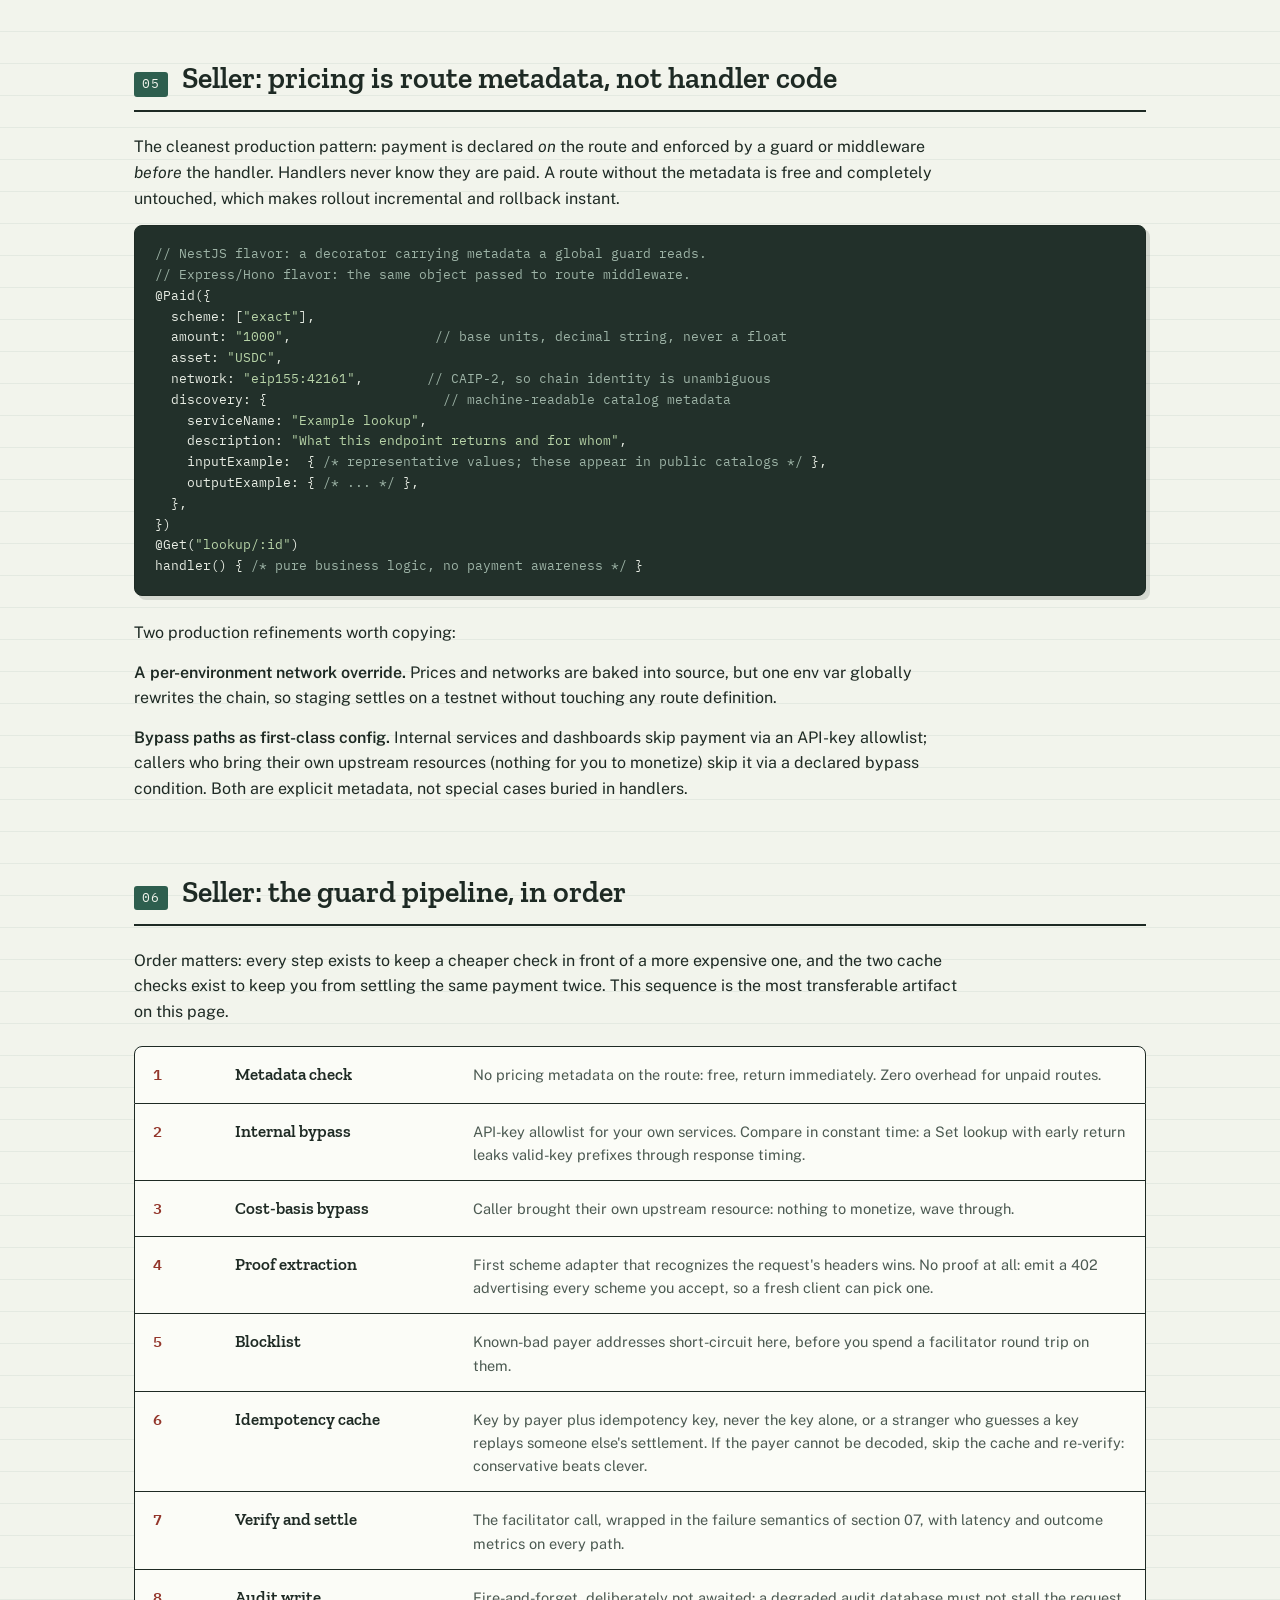
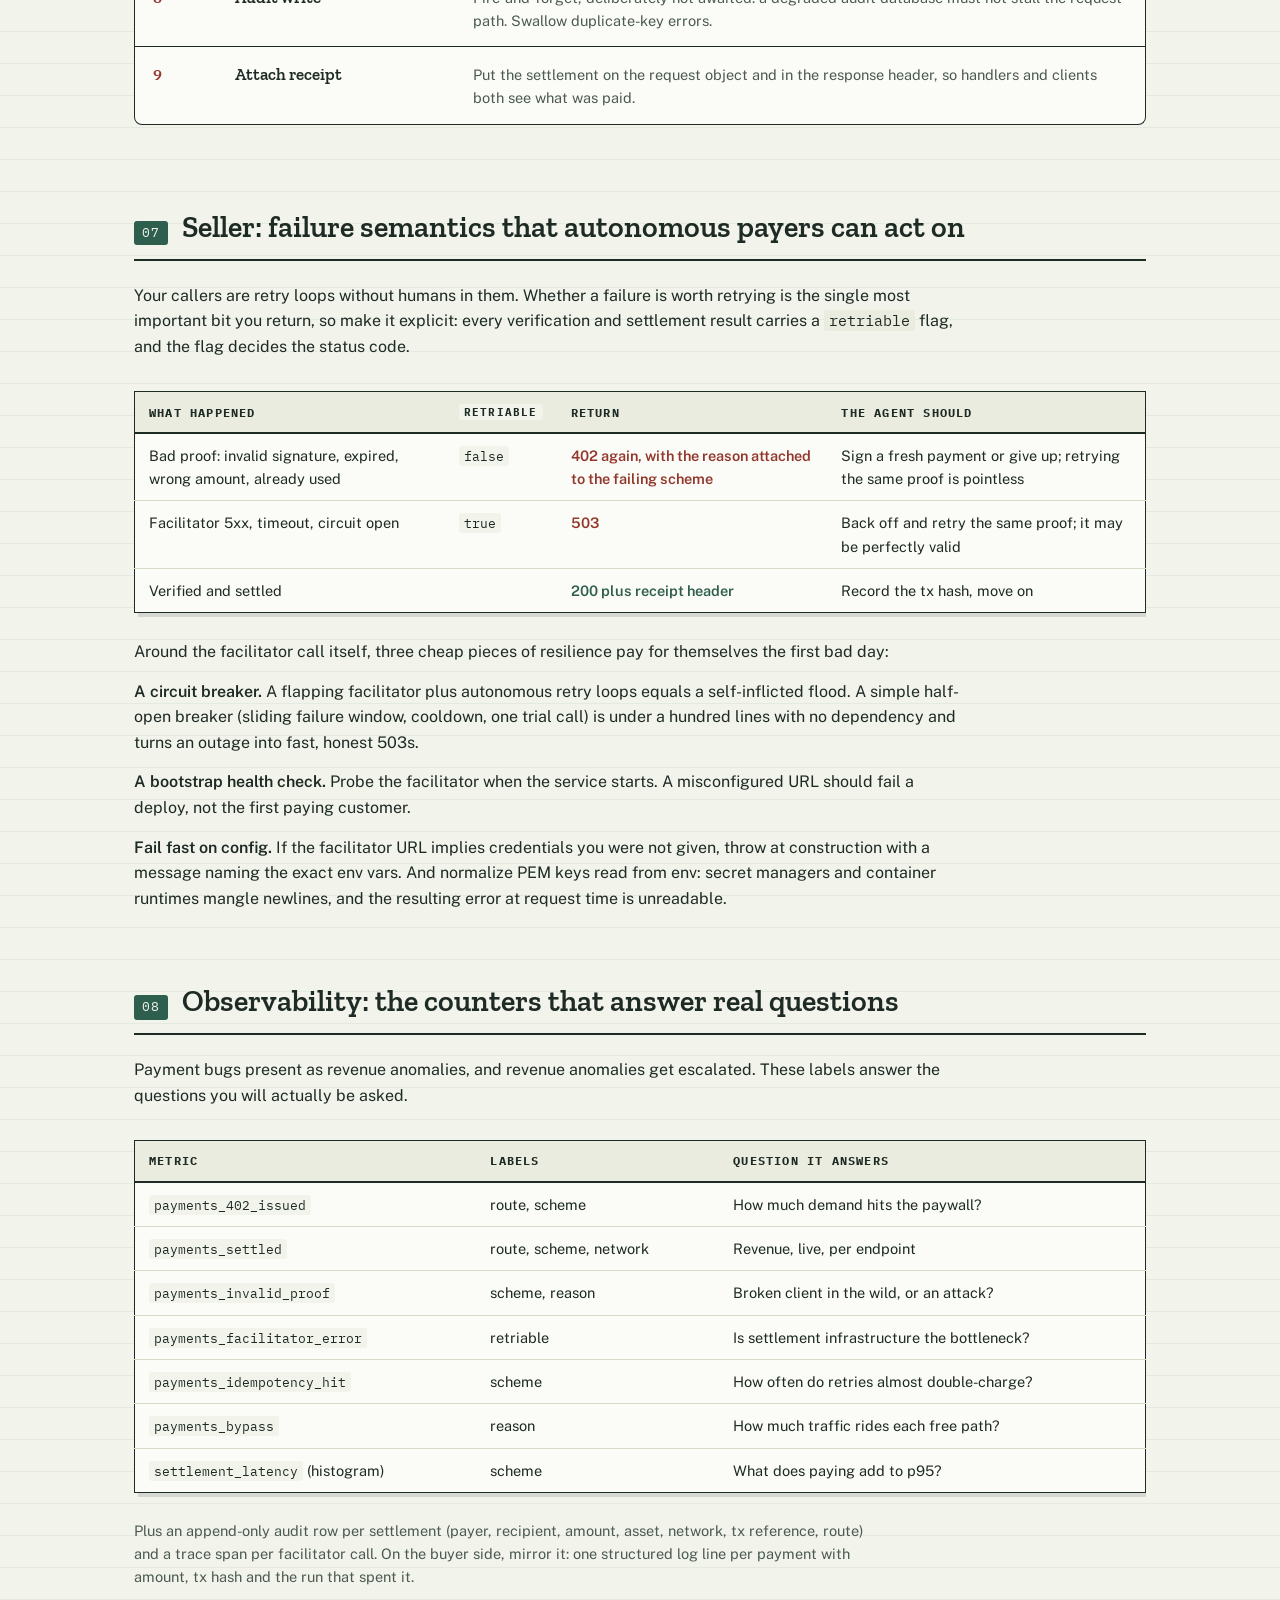
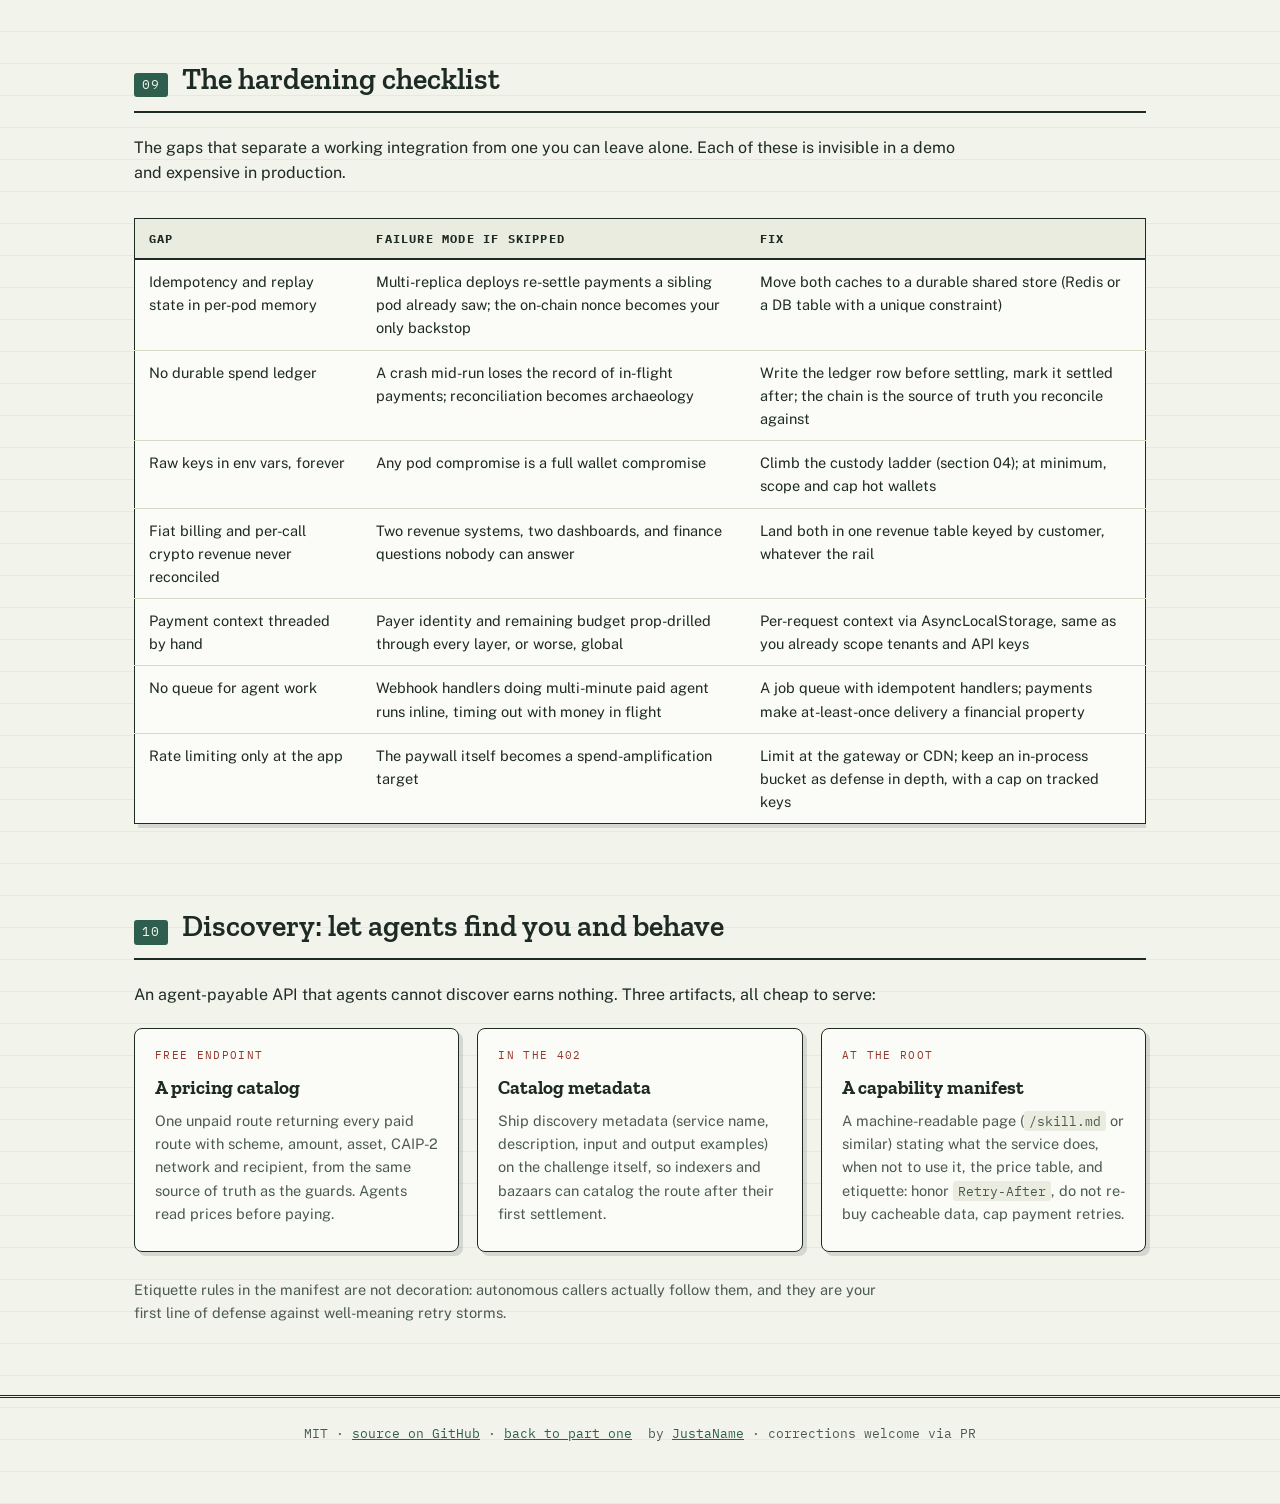
<file: integration.html>
<!DOCTYPE html>
<html lang="en">
<head>
<meta charset="utf-8">
<meta name="viewport" content="width=device-width, initial-scale=1">
<title>Production Integration Guide: adding x402 payments to an agent backend</title>
<meta name="description" content="Battle-tested patterns for wiring x402 payments into an existing production system: the paying agent side, the paid API side, failure semantics, custody, idempotency and observability.">
<link rel="preconnect" href="https://fonts.googleapis.com">
<link rel="preconnect" href="https://fonts.gstatic.com" crossorigin>
<link href="https://fonts.googleapis.com/css2?family=Zilla+Slab:wght@500;600;700&family=Public+Sans:wght@400;500;600&family=IBM+Plex+Mono:wght@400;500;600&display=swap" rel="stylesheet">
<link rel="canonical" href="https://justaname-id.github.io/agentic-payments-cheatsheet/integration.html">
<meta name="robots" content="index, follow">
<meta name="author" content="JustaName">
<meta name="theme-color" content="#f2f4ec">
<meta property="og:type" content="article">
<meta property="og:site_name" content="Agentic Payments Cheatsheet">
<meta property="og:title" content="Production Integration Guide: adding x402 payments to an agent backend">
<meta property="og:description" content="Battle-tested patterns for wiring x402 payments into an existing production system: the paying agent side, the paid API side, failure semantics, custody, idempotency and observability.">
<meta property="og:url" content="https://justaname-id.github.io/agentic-payments-cheatsheet/integration.html">
<meta property="og:image" content="https://justaname-id.github.io/agentic-payments-cheatsheet/og-image.png">
<meta property="og:image:width" content="1200">
<meta property="og:image:height" content="630">
<meta property="og:locale" content="en_US">
<meta name="twitter:card" content="summary_large_image">
<meta name="twitter:title" content="Production Integration Guide: adding x402 payments to an agent backend">
<meta name="twitter:description" content="Battle-tested patterns for wiring x402 payments into an existing production system: the paying agent side, the paid API side, failure semantics, custody, idempotency and observability.">
<meta name="twitter:image" content="https://justaname-id.github.io/agentic-payments-cheatsheet/og-image.png">
<link rel="icon" href="favicon.svg" type="image/svg+xml">
<script type="application/ld+json">
{
  "@context": "https://schema.org",
  "@type": "TechArticle",
  "headline": "Production Integration Guide: adding x402 payments to an agent backend",
  "description": "Battle-tested patterns for wiring x402 payments into an existing production system: the paying agent side, the paid API side, failure semantics, custody, idempotency and observability.",
  "author": { "@type": "Organization", "name": "JustaName", "url": "https://github.com/JustaName-id" },
  "url": "https://justaname-id.github.io/agentic-payments-cheatsheet/integration.html",
  "image": "https://justaname-id.github.io/agentic-payments-cheatsheet/og-image.png",
  "license": "https://opensource.org/licenses/MIT",
  "keywords": "x402, agentic payments, EIP-3009, USDC, facilitator, AP2, AI agents, Arbitrum"
}
</script>
<link rel="stylesheet" href="style.css">
</head>
<body>

<header class="masthead">
  <div class="wrap">
    <p class="eyebrow"><a href="./">Agentic Payments Cheatsheet</a> · part two</p>
    <h1>Production <em>Integration</em> Guide</h1>
    <p class="lede">You already run an agent, or an API, or both. This page is the wiring diagram: where payments plug into an existing production system, and the failure semantics, custody, idempotency and observability work that separates a demo from something you can leave running. Distilled from production deployments; every pattern here has paged someone.</p>
    <div class="stamp">Field<small>Tested</small></div>
  </div>
  <div class="wrap">
    <nav class="toc" aria-label="Contents">
      <a href="#halves">Two halves</a>
      <a href="#loop">Agent loop</a>
      <a href="#rails">Paying tool rails</a>
      <a href="#custody">Custody</a>
      <a href="#metadata">Pricing as metadata</a>
      <a href="#pipeline">The guard pipeline</a>
      <a href="#failure">Failure semantics</a>
      <a href="#observability">Observability</a>
      <a href="#hardening">Hardening checklist</a>
      <a href="#discovery">Discovery</a>
    </nav>
  </div>
</header>

<section id="halves">
  <div class="wrap">
    <div class="entry-head"><span class="no">01</span><h2>Decide which half you are</h2></div>
    <p>Every integration is one of two jobs, and most teams eventually do both. Naming yours first keeps the scope honest.</p>
    <div class="cards">
      <div class="card">
        <span class="tag">Buyer side</span>
        <h3>Your agent pays</h3>
        <p>You run an agent (a tool loop over an LLM) and want it to buy things: paid APIs, data, other agents' services.</p>
        <ul>
          <li>Touches: tool registry, agent loop budgets, a wallet</li>
          <li>New risks: spend without consent, prompt-injected payments</li>
          <li>Sections 02 to 04</li>
        </ul>
      </div>
      <div class="card">
        <span class="tag">Seller side</span>
        <h3>Your API charges</h3>
        <p>You run an HTTP API and want agents to pay per call, without accounts or API-key onboarding.</p>
        <ul>
          <li>Touches: middleware or guards, a settlement wallet, ops</li>
          <li>New risks: replay, facilitator outages, revenue blind spots</li>
          <li>Sections 05 to 08</li>
        </ul>
      </div>
    </div>
    <p class="note">The protocol basics (headers, schemes, facilitators, EIP-3009) live in <a href="./">part one</a>. This page assumes them.</p>
  </div>
</section>

<section id="loop">
  <div class="wrap">
    <div class="entry-head"><span class="no">02</span><h2>Buyer: where payment plugs into the agent loop</h2></div>
    <p>A production agent loop usually already has two structures that payments slot straight into: a <strong>conditional tool registry</strong> and <strong>budget gates checked before every model call</strong>. Payment capability is one more gated tool plus one more budget dimension, not a rewrite.</p>
    <pre class="snippet"><span class="cm">// The registry you probably already have: capabilities gated by config</span>
<span class="kw">function</span> buildToolSet(opts: ToolSetOptions): ToolSet {
  <span class="kw">const</span> tools = [...BASE_TOOLS];
  <span class="kw">if</span> (opts.paymentsEnabled) tools.push(payingFetchTool, checkBalanceTool);
  <span class="kw">return</span> toRegistry(tools);
}

<span class="cm">// The budget gates you probably already have, plus one new dimension.</span>
<span class="cm">// All checked BEFORE the call, all abort cleanly with partial results.</span>
<span class="kw">while</span> (<span class="kw">true</span>) {
  <span class="kw">if</span> (turn >= cfg.maxTurns)                 { abort(<span class="st">"max-turns"</span>);  <span class="kw">break</span>; }
  <span class="kw">if</span> (llmCostUsd >= cfg.maxLlmCostUsd)      { abort(<span class="st">"max-llm-usd"</span>); <span class="kw">break</span>; }
  <span class="kw">if</span> (spendLedger.total >= cfg.maxSpendUsd) { abort(<span class="st">"max-spend"</span>);  <span class="kw">break</span>; }  <span class="cm">// new</span>
  <span class="cm">// ... call the model, dispatch tools, accumulate usage and spend</span>
}</pre>
    <p>Two details make this work in practice:</p>
    <p><strong>Meter LLM cost and payment spend in the same place.</strong> If your loop already tracks token usage per turn into a running USD total, on-chain spend is just a second ledger next to it, checked by the same gate logic. An agent that knows "I have $0.40 of budget left" across both dimensions can decide whether a $0.05 API call is worth it.</p>
    <p><strong>Accumulate settlements in the run context, not the return value.</strong> Production loops abort: max turns, timeouts, LLM errors. If payment records live in a mutable context object that tools push into, an aborted run still leaves a complete audit trail of what was actually spent. A return-value design loses exactly the records you need most.</p>
  </div>
</section>

<section id="rails">
  <div class="wrap">
    <div class="entry-head"><span class="no">03</span><h2>Buyer: rails for a paying tool</h2></div>
    <p>The model decides <em>when</em> to call the paying tool; your code decides <em>whether the call is allowed to cost money</em>. Treat every tool input as untrusted, because via prompt injection it is: any content the agent reads (a web page, a PR description, another agent's message) can try to steer it into paying the wrong party.</p>
    <div class="table-scroll"><table>
      <thead><tr><th>Rail</th><th>Rule</th><th>Why</th></tr></thead>
      <tbody>
        <tr><td>Origin allowlist</td><td>Compare parsed origins, never string prefixes. <code>host:4021</code> and <code>host:40210</code> share a prefix; <code>host:4021@evil.com</code> parses the attacker as the host</td><td>Injected URLs are the cheapest attack. The tool must be unable to pay outside the origins you configured</td></tr>
        <tr><td>Price ceiling per call</td><td>Read the 402 challenge, compare the amount against a configured maximum before signing</td><td>A malicious seller can quote any price; the signature is what commits you</td></tr>
        <tr><td>Refuse unreadable challenges</td><td>A 402 whose payment header will not decode is an error, not a free pass</td><td>Defaulting a broken challenge to amount zero silently disables your affordability check</td></tr>
        <tr><td>No dynamic recipients</td><td>The model never supplies wallet addresses. <code>payTo</code> comes from the challenge; where the money can go is bounded by the origin allowlist</td><td>Address-shaped strings in model output are radioactive</td></tr>
        <tr><td>Errors are results, not exceptions</td><td>Return <code>{ ok: false, error }</code> and surface it as an <code>is_error</code> tool result</td><td>The model can react in-loop (retry, report, give up); a thrown exception kills the run and loses context</td></tr>
        <tr><td>Idempotency on retries</td><td>If your loop retries failed tools, carry an idempotency key so a flaky network cannot double-pay</td><td>The expensive version of at-least-once delivery</td></tr>
      </tbody>
    </table></div>
    <div class="callout"><b>The one-line threat model:</b> your wallet signs whatever your code asks it to. Every rail above exists so that the path from "text the model read" to "signature produced" has a policy checkpoint your code controls.</div>
  </div>
</section>

<section id="custody">
  <div class="wrap">
    <div class="entry-head"><span class="no">04</span><h2>Buyer: the custody ladder</h2></div>
    <p>Where the agent's private key lives determines your real blast radius. Climb the ladder as the money grows.</p>
    <div class="layers">
      <div class="layer"><span class="lno">C1</span><span class="lname">Env-var key</span><span class="ldesc">A raw private key in an environment variable. Fine for testnets and demos. Anyone with pod access owns the wallet; rotation is a redeploy.</span></div>
      <div class="layer"><span class="lno">C2</span><span class="lname">Scoped hot wallet</span><span class="ldesc">Still a local key, but per agent, funded just-in-time with small amounts, refilled by policy from a treasury. Blast radius is the float, not the treasury.</span></div>
      <div class="layer"><span class="lno">C3</span><span class="lname">Remote signer</span><span class="ldesc">KMS, HSM or MPC service behind a narrow signTypedData port. The key never enters the agent process; signing requests are logged and rate-limited centrally.</span></div>
      <div class="layer"><span class="lno">C4</span><span class="lname">Smart account with on-chain policy</span><span class="ldesc">The wallet itself enforces budgets, allowlists and per-tx caps on chain. Even a fully compromised agent cannot exceed policy. The strongest rung, and where the ecosystem is heading.</span></div>
    </div>
    <p class="note">Design your signing behind an interface from day one (<code>sign(typedData)</code> is the whole surface EIP-3009 needs). Then climbing the ladder is a config change, not a refactor.</p>
  </div>
</section>

<section id="metadata">
  <div class="wrap">
    <div class="entry-head"><span class="no">05</span><h2>Seller: pricing is route metadata, not handler code</h2></div>
    <p>The cleanest production pattern: payment is declared <em>on</em> the route and enforced by a guard or middleware <em>before</em> the handler. Handlers never know they are paid. A route without the metadata is free and completely untouched, which makes rollout incremental and rollback instant.</p>
    <pre class="snippet"><span class="cm">// NestJS flavor: a decorator carrying metadata a global guard reads.</span>
<span class="cm">// Express/Hono flavor: the same object passed to route middleware.</span>
@Paid({
  scheme: [<span class="st">"exact"</span>],
  amount: <span class="st">"1000"</span>,                  <span class="cm">// base units, decimal string, never a float</span>
  asset: <span class="st">"USDC"</span>,
  network: <span class="st">"eip155:42161"</span>,        <span class="cm">// CAIP-2, so chain identity is unambiguous</span>
  discovery: {                      <span class="cm">// machine-readable catalog metadata</span>
    serviceName: <span class="st">"Example lookup"</span>,
    description: <span class="st">"What this endpoint returns and for whom"</span>,
    inputExample:  { <span class="cm">/* representative values; these appear in public catalogs */</span> },
    outputExample: { <span class="cm">/* ... */</span> },
  },
})
@Get(<span class="st">"lookup/:id"</span>)
handler() { <span class="cm">/* pure business logic, no payment awareness */</span> }</pre>
    <p>Two production refinements worth copying:</p>
    <p><strong>A per-environment network override.</strong> Prices and networks are baked into source, but one env var globally rewrites the chain, so staging settles on a testnet without touching any route definition.</p>
    <p><strong>Bypass paths as first-class config.</strong> Internal services and dashboards skip payment via an API-key allowlist; callers who bring their own upstream resources (nothing for you to monetize) skip it via a declared bypass condition. Both are explicit metadata, not special cases buried in handlers.</p>
  </div>
</section>

<section id="pipeline">
  <div class="wrap">
    <div class="entry-head"><span class="no">06</span><h2>Seller: the guard pipeline, in order</h2></div>
    <p>Order matters: every step exists to keep a cheaper check in front of a more expensive one, and the two cache checks exist to keep you from settling the same payment twice. This sequence is the most transferable artifact on this page.</p>
    <div class="layers">
      <div class="layer"><span class="lno">1</span><span class="lname">Metadata check</span><span class="ldesc">No pricing metadata on the route: free, return immediately. Zero overhead for unpaid routes.</span></div>
      <div class="layer"><span class="lno">2</span><span class="lname">Internal bypass</span><span class="ldesc">API-key allowlist for your own services. Compare in constant time: a Set lookup with early return leaks valid-key prefixes through response timing.</span></div>
      <div class="layer"><span class="lno">3</span><span class="lname">Cost-basis bypass</span><span class="ldesc">Caller brought their own upstream resource: nothing to monetize, wave through.</span></div>
      <div class="layer"><span class="lno">4</span><span class="lname">Proof extraction</span><span class="ldesc">First scheme adapter that recognizes the request's headers wins. No proof at all: emit a 402 advertising every scheme you accept, so a fresh client can pick one.</span></div>
      <div class="layer"><span class="lno">5</span><span class="lname">Blocklist</span><span class="ldesc">Known-bad payer addresses short-circuit here, before you spend a facilitator round trip on them.</span></div>
      <div class="layer"><span class="lno">6</span><span class="lname">Idempotency cache</span><span class="ldesc">Key by payer plus idempotency key, never the key alone, or a stranger who guesses a key replays someone else's settlement. If the payer cannot be decoded, skip the cache and re-verify: conservative beats clever.</span></div>
      <div class="layer"><span class="lno">7</span><span class="lname">Verify and settle</span><span class="ldesc">The facilitator call, wrapped in the failure semantics of section 07, with latency and outcome metrics on every path.</span></div>
      <div class="layer"><span class="lno">8</span><span class="lname">Audit write</span><span class="ldesc">Fire-and-forget, deliberately not awaited: a degraded audit database must not stall the request path. Swallow duplicate-key errors.</span></div>
      <div class="layer"><span class="lno">9</span><span class="lname">Attach receipt</span><span class="ldesc">Put the settlement on the request object and in the response header, so handlers and clients both see what was paid.</span></div>
    </div>
  </div>
</section>

<section id="failure">
  <div class="wrap">
    <div class="entry-head"><span class="no">07</span><h2>Seller: failure semantics that autonomous payers can act on</h2></div>
    <p>Your callers are retry loops without humans in them. Whether a failure is worth retrying is the single most important bit you return, so make it explicit: every verification and settlement result carries a <code>retriable</code> flag, and the flag decides the status code.</p>
    <div class="table-scroll"><table>
      <thead><tr><th>What happened</th><th><code>retriable</code></th><th>Return</th><th>The agent should</th></tr></thead>
      <tbody>
        <tr><td>Bad proof: invalid signature, expired, wrong amount, already used</td><td><code>false</code></td><td class="cross">402 again, with the reason attached to the failing scheme</td><td>Sign a fresh payment or give up; retrying the same proof is pointless</td></tr>
        <tr><td>Facilitator 5xx, timeout, circuit open</td><td><code>true</code></td><td class="cross">503</td><td>Back off and retry the same proof; it may be perfectly valid</td></tr>
        <tr><td>Verified and settled</td><td></td><td class="tick">200 plus receipt header</td><td>Record the tx hash, move on</td></tr>
      </tbody>
    </table></div>
    <p>Around the facilitator call itself, three cheap pieces of resilience pay for themselves the first bad day:</p>
    <p><strong>A circuit breaker.</strong> A flapping facilitator plus autonomous retry loops equals a self-inflicted flood. A simple half-open breaker (sliding failure window, cooldown, one trial call) is under a hundred lines with no dependency and turns an outage into fast, honest 503s.</p>
    <p><strong>A bootstrap health check.</strong> Probe the facilitator when the service starts. A misconfigured URL should fail a deploy, not the first paying customer.</p>
    <p><strong>Fail fast on config.</strong> If the facilitator URL implies credentials you were not given, throw at construction with a message naming the exact env vars. And normalize PEM keys read from env: secret managers and container runtimes mangle newlines, and the resulting error at request time is unreadable.</p>
  </div>
</section>

<section id="observability">
  <div class="wrap">
    <div class="entry-head"><span class="no">08</span><h2>Observability: the counters that answer real questions</h2></div>
    <p>Payment bugs present as revenue anomalies, and revenue anomalies get escalated. These labels answer the questions you will actually be asked.</p>
    <div class="table-scroll"><table>
      <thead><tr><th>Metric</th><th>Labels</th><th>Question it answers</th></tr></thead>
      <tbody>
        <tr><td><code>payments_402_issued</code></td><td>route, scheme</td><td>How much demand hits the paywall?</td></tr>
        <tr><td><code>payments_settled</code></td><td>route, scheme, network</td><td>Revenue, live, per endpoint</td></tr>
        <tr><td><code>payments_invalid_proof</code></td><td>scheme, reason</td><td>Broken client in the wild, or an attack?</td></tr>
        <tr><td><code>payments_facilitator_error</code></td><td>retriable</td><td>Is settlement infrastructure the bottleneck?</td></tr>
        <tr><td><code>payments_idempotency_hit</code></td><td>scheme</td><td>How often do retries almost double-charge?</td></tr>
        <tr><td><code>payments_bypass</code></td><td>reason</td><td>How much traffic rides each free path?</td></tr>
        <tr><td><code>settlement_latency</code> (histogram)</td><td>scheme</td><td>What does paying add to p95?</td></tr>
      </tbody>
    </table></div>
    <p class="note">Plus an append-only audit row per settlement (payer, recipient, amount, asset, network, tx reference, route) and a trace span per facilitator call. On the buyer side, mirror it: one structured log line per payment with amount, tx hash and the run that spent it.</p>
  </div>
</section>

<section id="hardening">
  <div class="wrap">
    <div class="entry-head"><span class="no">09</span><h2>The hardening checklist</h2></div>
    <p>The gaps that separate a working integration from one you can leave alone. Each of these is invisible in a demo and expensive in production.</p>
    <div class="table-scroll"><table>
      <thead><tr><th>Gap</th><th>Failure mode if skipped</th><th>Fix</th></tr></thead>
      <tbody>
        <tr><td>Idempotency and replay state in per-pod memory</td><td>Multi-replica deploys re-settle payments a sibling pod already saw; the on-chain nonce becomes your only backstop</td><td>Move both caches to a durable shared store (Redis or a DB table with a unique constraint)</td></tr>
        <tr><td>No durable spend ledger</td><td>A crash mid-run loses the record of in-flight payments; reconciliation becomes archaeology</td><td>Write the ledger row before settling, mark it settled after; the chain is the source of truth you reconcile against</td></tr>
        <tr><td>Raw keys in env vars, forever</td><td>Any pod compromise is a full wallet compromise</td><td>Climb the custody ladder (section 04); at minimum, scope and cap hot wallets</td></tr>
        <tr><td>Fiat billing and per-call crypto revenue never reconciled</td><td>Two revenue systems, two dashboards, and finance questions nobody can answer</td><td>Land both in one revenue table keyed by customer, whatever the rail</td></tr>
        <tr><td>Payment context threaded by hand</td><td>Payer identity and remaining budget prop-drilled through every layer, or worse, global</td><td>Per-request context via AsyncLocalStorage, same as you already scope tenants and API keys</td></tr>
        <tr><td>No queue for agent work</td><td>Webhook handlers doing multi-minute paid agent runs inline, timing out with money in flight</td><td>A job queue with idempotent handlers; payments make at-least-once delivery a financial property</td></tr>
        <tr><td>Rate limiting only at the app</td><td>The paywall itself becomes a spend-amplification target</td><td>Limit at the gateway or CDN; keep an in-process bucket as defense in depth, with a cap on tracked keys</td></tr>
      </tbody>
    </table></div>
  </div>
</section>

<section id="discovery">
  <div class="wrap">
    <div class="entry-head"><span class="no">10</span><h2>Discovery: let agents find you and behave</h2></div>
    <p>An agent-payable API that agents cannot discover earns nothing. Three artifacts, all cheap to serve:</p>
    <div class="cards">
      <div class="card">
        <span class="tag">Free endpoint</span>
        <h3>A pricing catalog</h3>
        <p>One unpaid route returning every paid route with scheme, amount, asset, CAIP-2 network and recipient, from the same source of truth as the guards. Agents read prices before paying.</p>
      </div>
      <div class="card">
        <span class="tag">In the 402</span>
        <h3>Catalog metadata</h3>
        <p>Ship discovery metadata (service name, description, input and output examples) on the challenge itself, so indexers and bazaars can catalog the route after their first settlement.</p>
      </div>
      <div class="card">
        <span class="tag">At the root</span>
        <h3>A capability manifest</h3>
        <p>A machine-readable page (<code>/skill.md</code> or similar) stating what the service does, when not to use it, the price table, and etiquette: honor <code>Retry-After</code>, do not re-buy cacheable data, cap payment retries.</p>
      </div>
    </div>
    <p class="note">Etiquette rules in the manifest are not decoration: autonomous callers actually follow them, and they are your first line of defense against well-meaning retry storms.</p>
  </div>
</section>

<footer>
  <div class="wrap" style="display:flex; justify-content:space-between; gap:16px; flex-wrap:wrap;">
    <span>MIT · <a href="https://github.com/JustaName-id/agentic-payments-cheatsheet">source on GitHub</a> · <a href="./">back to part one</a></span>
    <span>by <a href="https://github.com/JustaName-id">JustaName</a> · corrections welcome via PR</span>
  </div>
</footer>

</body>
</html>
</file>
<file: style.css>
:root {
    --paper: #f2f4ec;
    --paper-deep: #e9ecdf;
    --rule: #d5dcc6;
    --ink: #1e2a24;
    --ink-soft: #4c5a52;
    --oxblood: #93362b;
    --ledger: #2e5e4e;
    --card: #fbfcf7;
    --mono: "IBM Plex Mono", ui-monospace, SFMono-Regular, Menlo, monospace;
    --sans: "Public Sans", system-ui, -apple-system, sans-serif;
    --slab: "Zilla Slab", Rockwell, serif;
  }
  * { box-sizing: border-box; margin: 0; padding: 0; }
  html { scroll-behavior: smooth; }
  @media (prefers-reduced-motion: reduce) { html { scroll-behavior: auto; } }
  body {
    font-family: var(--sans);
    color: var(--ink);
    background:
      repeating-linear-gradient(to bottom, transparent 0, transparent 31px, rgba(46, 94, 78, 0.07) 31px, rgba(46, 94, 78, 0.07) 32px),
      var(--paper);
    line-height: 1.6;
    font-size: 16px;
  }
  .wrap { max-width: 1060px; margin: 0 auto; padding: 0 24px; }

  /* Masthead */
  header.masthead {
    border-bottom: 3px double var(--ink);
    padding: 56px 0 32px;
    position: relative;
  }
  .masthead .eyebrow {
    font-family: var(--mono);
    font-size: 12px;
    letter-spacing: 0.14em;
    text-transform: uppercase;
    color: var(--ledger);
    margin-bottom: 12px;
  }
  .masthead h1 {
    font-family: var(--slab);
    font-weight: 700;
    font-size: clamp(34px, 6vw, 58px);
    line-height: 1.05;
    max-width: 14em;
  }
  .masthead h1 em { font-style: normal; color: var(--oxblood); }
  .masthead p.lede {
    max-width: 46em;
    margin-top: 18px;
    font-size: 17px;
    color: var(--ink-soft);
  }
  .stamp {
    position: absolute;
    right: 24px;
    top: 52px;
    transform: rotate(6deg);
    font-family: var(--mono);
    font-weight: 600;
    font-size: 13px;
    letter-spacing: 0.1em;
    color: var(--oxblood);
    border: 2.5px solid var(--oxblood);
    border-radius: 6px;
    padding: 8px 14px;
    text-transform: uppercase;
    opacity: 0.85;
    text-align: center;
  }
  .stamp small { display: block; font-size: 10px; letter-spacing: 0.2em; }
  @media (max-width: 720px) { .stamp { position: static; display: inline-block; margin-top: 20px; transform: rotate(-2deg); } }

  nav.toc {
    font-family: var(--mono);
    font-size: 13px;
    padding: 14px 0;
    border-bottom: 1px solid var(--rule);
    display: flex;
    flex-wrap: wrap;
    gap: 6px 18px;
  }
  nav.toc a { color: var(--ledger); text-decoration: none; }
  nav.toc a:hover, nav.toc a:focus-visible { color: var(--oxblood); text-decoration: underline; }

  /* Sections as ledger entries */
  section { padding: 44px 0 8px; }
  .entry-head {
    display: flex;
    align-items: baseline;
    gap: 14px;
    border-bottom: 2px solid var(--ink);
    padding-bottom: 8px;
    margin-bottom: 22px;
  }
  .entry-head .no {
    font-family: var(--mono);
    font-size: 13px;
    color: var(--paper);
    background: var(--ledger);
    padding: 2px 8px;
    border-radius: 3px;
    letter-spacing: 0.06em;
  }
  .entry-head h2 {
    font-family: var(--slab);
    font-weight: 600;
    font-size: clamp(22px, 3.4vw, 30px);
  }
  section > .wrap > p, section .prose p { max-width: 52em; margin-bottom: 14px; }
  .note { color: var(--ink-soft); font-size: 14.5px; max-width: 52em; }
  a { color: var(--ledger); }
  a:hover { color: var(--oxblood); }
  code { font-family: var(--mono); font-size: 0.92em; background: var(--paper-deep); padding: 1px 5px; border-radius: 3px; }
  strong { font-weight: 600; }

  /* Wire capture (hero signature) */
  .wire {
    background: var(--card);
    border: 1.5px solid var(--ink);
    border-radius: 8px;
    box-shadow: 4px 4px 0 rgba(30, 42, 36, 0.14);
    margin: 34px 0 10px;
    overflow: hidden;
  }
  .wire-title {
    font-family: var(--mono);
    font-size: 12px;
    letter-spacing: 0.12em;
    text-transform: uppercase;
    background: var(--ink);
    color: var(--paper);
    padding: 8px 16px;
    display: flex;
    justify-content: space-between;
    gap: 12px;
    flex-wrap: wrap;
  }
  .wire-title .amt { color: #e8c9b8; }
  .wire ol { list-style: none; }
  .wire li {
    display: grid;
    grid-template-columns: 200px 1fr;
    border-top: 1px solid var(--rule);
  }
  .wire li:first-child { border-top: 0; }
  .wire .who {
    font-family: var(--mono);
    font-size: 12.5px;
    padding: 14px 16px;
    color: var(--ink-soft);
    border-right: 1px solid var(--rule);
    background: var(--paper-deep);
  }
  .wire .who b { color: var(--ink); display: block; font-weight: 600; }
  .wire pre {
    font-family: var(--mono);
    font-size: 13px;
    line-height: 1.55;
    padding: 12px 16px;
    overflow-x: auto;
    white-space: pre;
  }
  .wire .c402 { color: var(--oxblood); font-weight: 600; }
  .wire .c200 { color: var(--ledger); font-weight: 600; }
  .wire .hdr { color: #6b4f9e; }
  .wire .dim { color: var(--ink-soft); }
  @media (max-width: 720px) {
    .wire li { grid-template-columns: 1fr; }
    .wire .who { border-right: 0; padding: 10px 16px 4px; }
  }

  /* Ledger table */
  table {
    width: 100%;
    border-collapse: collapse;
    background: var(--card);
    border: 1.5px solid var(--ink);
    font-size: 14.5px;
    margin: 18px 0 26px;
    box-shadow: 4px 4px 0 rgba(30, 42, 36, 0.14);
  }
  th {
    font-family: var(--mono);
    font-size: 12px;
    text-transform: uppercase;
    letter-spacing: 0.1em;
    text-align: left;
    background: var(--paper-deep);
    border-bottom: 2px solid var(--ink);
    padding: 10px 14px;
  }
  td { padding: 10px 14px; border-bottom: 1px solid var(--rule); vertical-align: top; }
  tr:last-child td { border-bottom: 0; }
  td code, th code { background: var(--paper); }
  .tick { color: var(--ledger); font-weight: 600; }
  .cross { color: var(--oxblood); font-weight: 600; }
  .table-scroll { overflow-x: auto; }
  .table-scroll table { min-width: 640px; }

  /* Cards */
  .cards { display: grid; grid-template-columns: repeat(auto-fit, minmax(280px, 1fr)); gap: 18px; margin: 20px 0 26px; }
  .card {
    background: var(--card);
    border: 1.5px solid var(--ink);
    border-radius: 8px;
    padding: 18px 20px;
    box-shadow: 4px 4px 0 rgba(30, 42, 36, 0.14);
  }
  .card h3 { font-family: var(--slab); font-size: 19px; margin-bottom: 6px; }
  .card .tag {
    font-family: var(--mono); font-size: 11px; letter-spacing: 0.12em;
    text-transform: uppercase; color: var(--oxblood); display: block; margin-bottom: 8px;
  }
  .card p { font-size: 14.5px; color: var(--ink-soft); margin-bottom: 8px; }
  .card ul { font-size: 14.5px; color: var(--ink-soft); padding-left: 18px; }
  .card li { margin-bottom: 4px; }

  /* Layer stack */
  .layers { margin: 22px 0 26px; }
  .layer {
    display: grid;
    grid-template-columns: 64px 220px 1fr;
    gap: 0 18px;
    background: var(--card);
    border: 1.5px solid var(--ink);
    border-top-width: 0;
    padding: 14px 18px;
    align-items: baseline;
  }
  .layer:first-child { border-top-width: 1.5px; border-radius: 8px 8px 0 0; }
  .layer:last-child { border-radius: 0 0 8px 8px; }
  .layer .lno { font-family: var(--mono); font-weight: 600; color: var(--oxblood); font-size: 15px; }
  .layer .lname { font-family: var(--slab); font-weight: 600; font-size: 17px; }
  .layer .ldesc { font-size: 14.5px; color: var(--ink-soft); }
  @media (max-width: 720px) {
    .layer { grid-template-columns: 48px 1fr; }
    .layer .ldesc { grid-column: 1 / -1; padding-top: 4px; }
  }

  /* Code snippets */
  pre.snippet {
    background: #22302a;
    color: #e8ede4;
    font-family: var(--mono);
    font-size: 13px;
    line-height: 1.6;
    padding: 18px 20px;
    border-radius: 8px;
    overflow-x: auto;
    margin: 14px 0 24px;
    border: 1.5px solid var(--ink);
    box-shadow: 4px 4px 0 rgba(30, 42, 36, 0.14);
  }
  pre.snippet .cm { color: #9db3a6; }
  pre.snippet .kw { color: #e0b089; }
  pre.snippet .st { color: #b8d4a8; }

  .callout {
    border-left: 4px solid var(--oxblood);
    background: var(--card);
    border-top: 1px solid var(--rule);
    border-right: 1px solid var(--rule);
    border-bottom: 1px solid var(--rule);
    padding: 14px 18px;
    max-width: 52em;
    margin: 18px 0 24px;
    font-size: 15px;
  }
  .callout b { color: var(--oxblood); }

  /* Sequence diagram */
  .diagram {
    background: var(--card);
    border: 1.5px solid var(--ink);
    border-radius: 8px;
    box-shadow: 4px 4px 0 rgba(30, 42, 36, 0.14);
    margin: 26px 0 10px;
    overflow-x: auto;
  }
  .diagram svg { display: block; min-width: 760px; width: 100%; height: auto; }
  .sq-title {
    font-family: var(--mono);
    font-size: 12px;
    letter-spacing: 0.12em;
    text-transform: uppercase;
    background: var(--ink);
    color: var(--paper);
    padding: 8px 16px;
  }
  .sq-actor-box { fill: var(--paper-deep); stroke: var(--ink); stroke-width: 1.5; }
  .sq-actor { font-family: var(--slab); font-weight: 600; font-size: 16px; fill: var(--ink); }
  .sq-sub { font-family: var(--mono); font-size: 10.5px; fill: var(--ink-soft); }
  .sq-life { stroke: var(--rule); stroke-width: 1.5; stroke-dasharray: 4 5; }
  .sq-arrow { stroke: var(--ink); stroke-width: 1.5; fill: none; }
  .sq-arrow.pay { stroke: var(--oxblood); }
  .sq-arrow.ok { stroke: var(--ledger); }
  .sq-msg { font-family: var(--mono); font-size: 12.5px; fill: var(--ink); }
  .sq-msg.pay { fill: var(--oxblood); font-weight: 600; }
  .sq-msg.ok { fill: var(--ledger); font-weight: 600; }
  .sq-msg.dim { fill: var(--ink-soft); }
  .sq-note-box { fill: var(--paper); stroke: var(--ink-soft); stroke-width: 1; stroke-dasharray: 3 3; }
  .sq-gas { font-family: var(--mono); font-size: 11px; fill: var(--oxblood); font-weight: 600; }
  .sq-num-box { fill: var(--paper); stroke: var(--ink-soft); stroke-width: 1; }
  .sq-num { font-family: var(--mono); font-size: 10px; font-weight: 600; fill: var(--ink-soft); }

  footer {
    border-top: 3px double var(--ink);
    margin-top: 48px;
    padding: 26px 0 60px;
    font-family: var(--mono);
    font-size: 13px;
    color: var(--ink-soft);
    display: flex;
    justify-content: space-between;
    gap: 16px;
    flex-wrap: wrap;
  }
  footer a { color: var(--ledger); }
  :focus-visible { outline: 3px solid var(--oxblood); outline-offset: 2px; }
</file>
